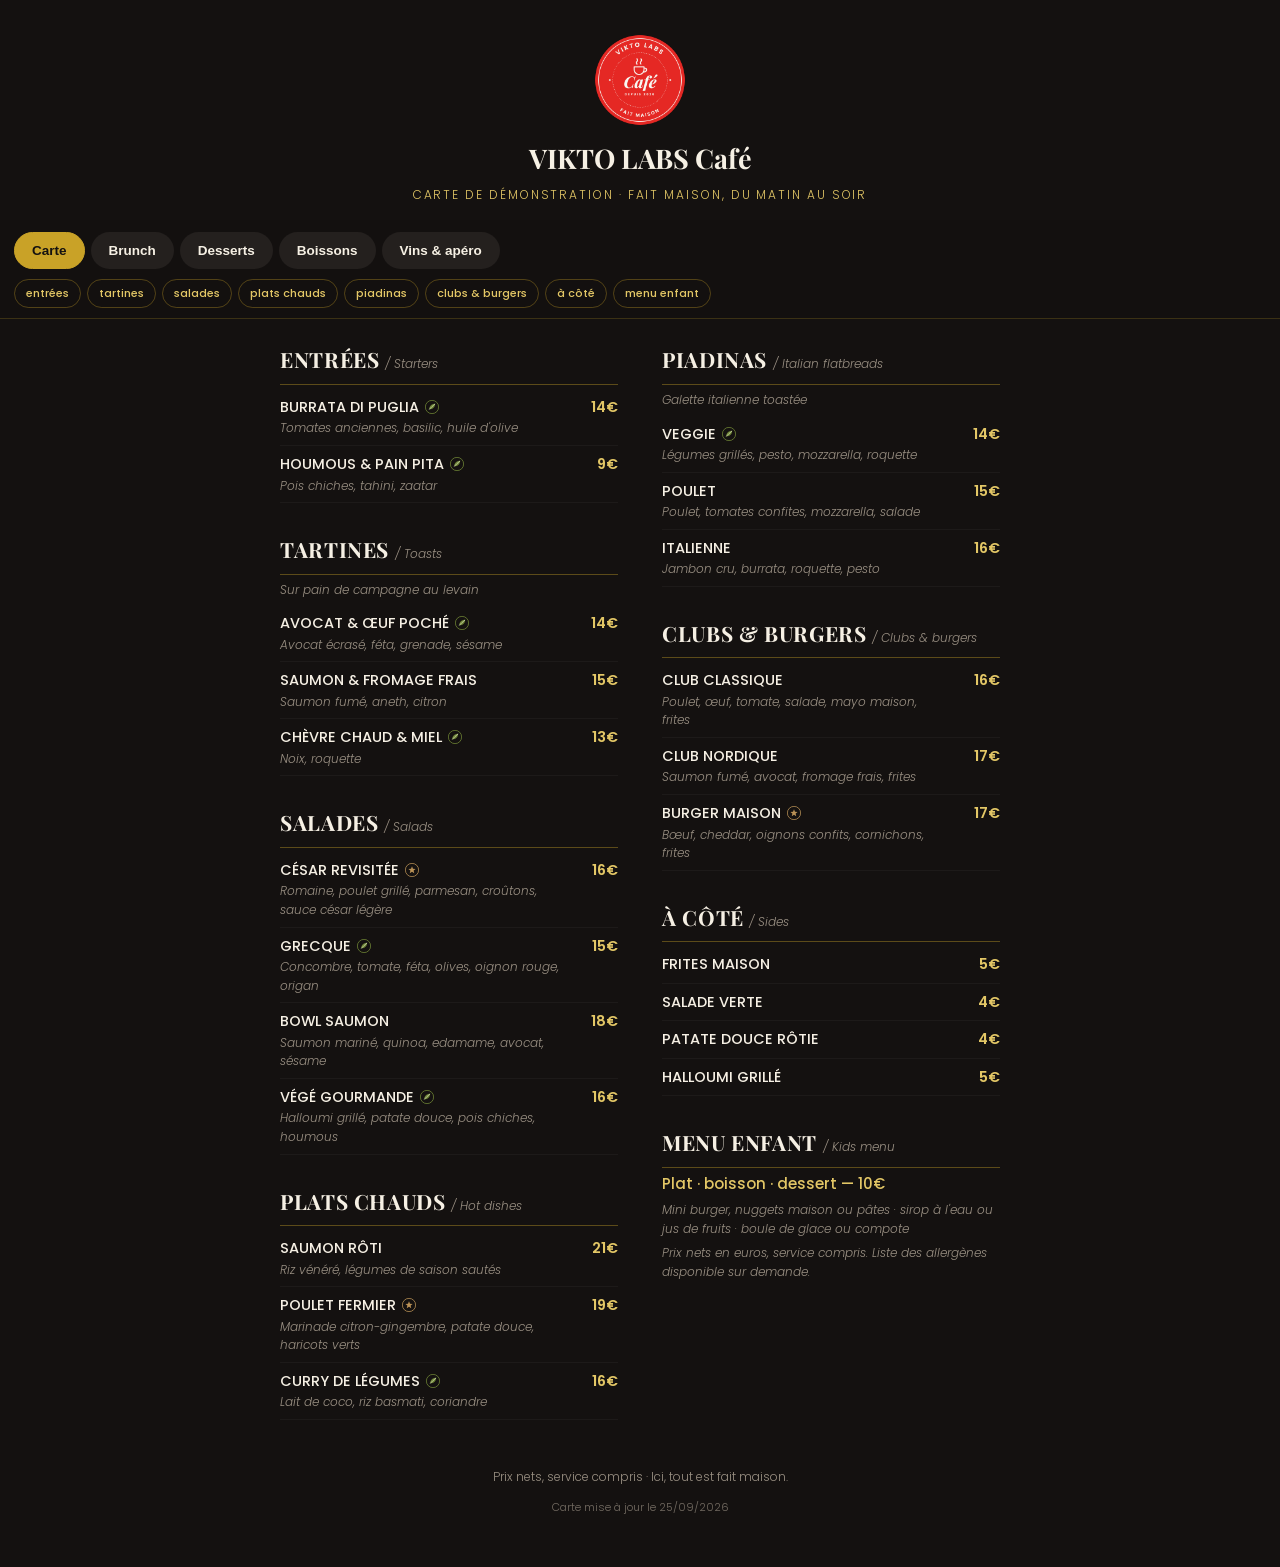
<file: carte.html>
<!doctype html>
<html lang="fr">
<head>
<meta charset="utf-8">
<meta name="viewport" content="width=device-width, initial-scale=1">
<title>VIKTO LABS Café — La carte</title>
<meta name="description" content="La carte de VIKTO LABS Café — carte de démonstration.">
<link rel="icon" href="assets/badge.png">
<link rel="preconnect" href="https://fonts.googleapis.com">
<link href="https://fonts.googleapis.com/css2?family=Playfair+Display:ital,wght@0,600;0,700;0,800;1,500&family=Poppins:wght@300;400;500;600&display=swap" rel="stylesheet">
<link rel="stylesheet" href="carte-public.css?v=40">
</head>
<body>

<header class="pub-head">
  <img src="assets/badge.png" alt="VIKTO LABS Café">
  <h1>VIKTO LABS Café</h1>
  <p class="sub">Carte de démonstration · Fait maison, du matin au soir</p>
</header>

<div class="tabs-zone">
  <nav id="tabs" class="tabs"></nav>
  <div id="jump" class="jump"></div>
</div>

<main id="menuRoot">
  <div class="loading">Chargement de la carte…</div>
</main>

<footer class="pub-foot">
  <p>Prix nets, service compris · Ici, tout est fait maison.</p>
  <p class="tiny" id="updated"></p>
</footer>
<!-- Aucune signature de studio sur cette page : elle s'adresse aux clients
     du restaurant. Le crédit reste sur l'éditeur et la page Publier, vus
     uniquement par le restaurateur. -->


<button id="topBtn" aria-label="Revenir en haut">↑</button>
<script src="carte-public.js?v=40"></script>
</body>
</html>
</file>
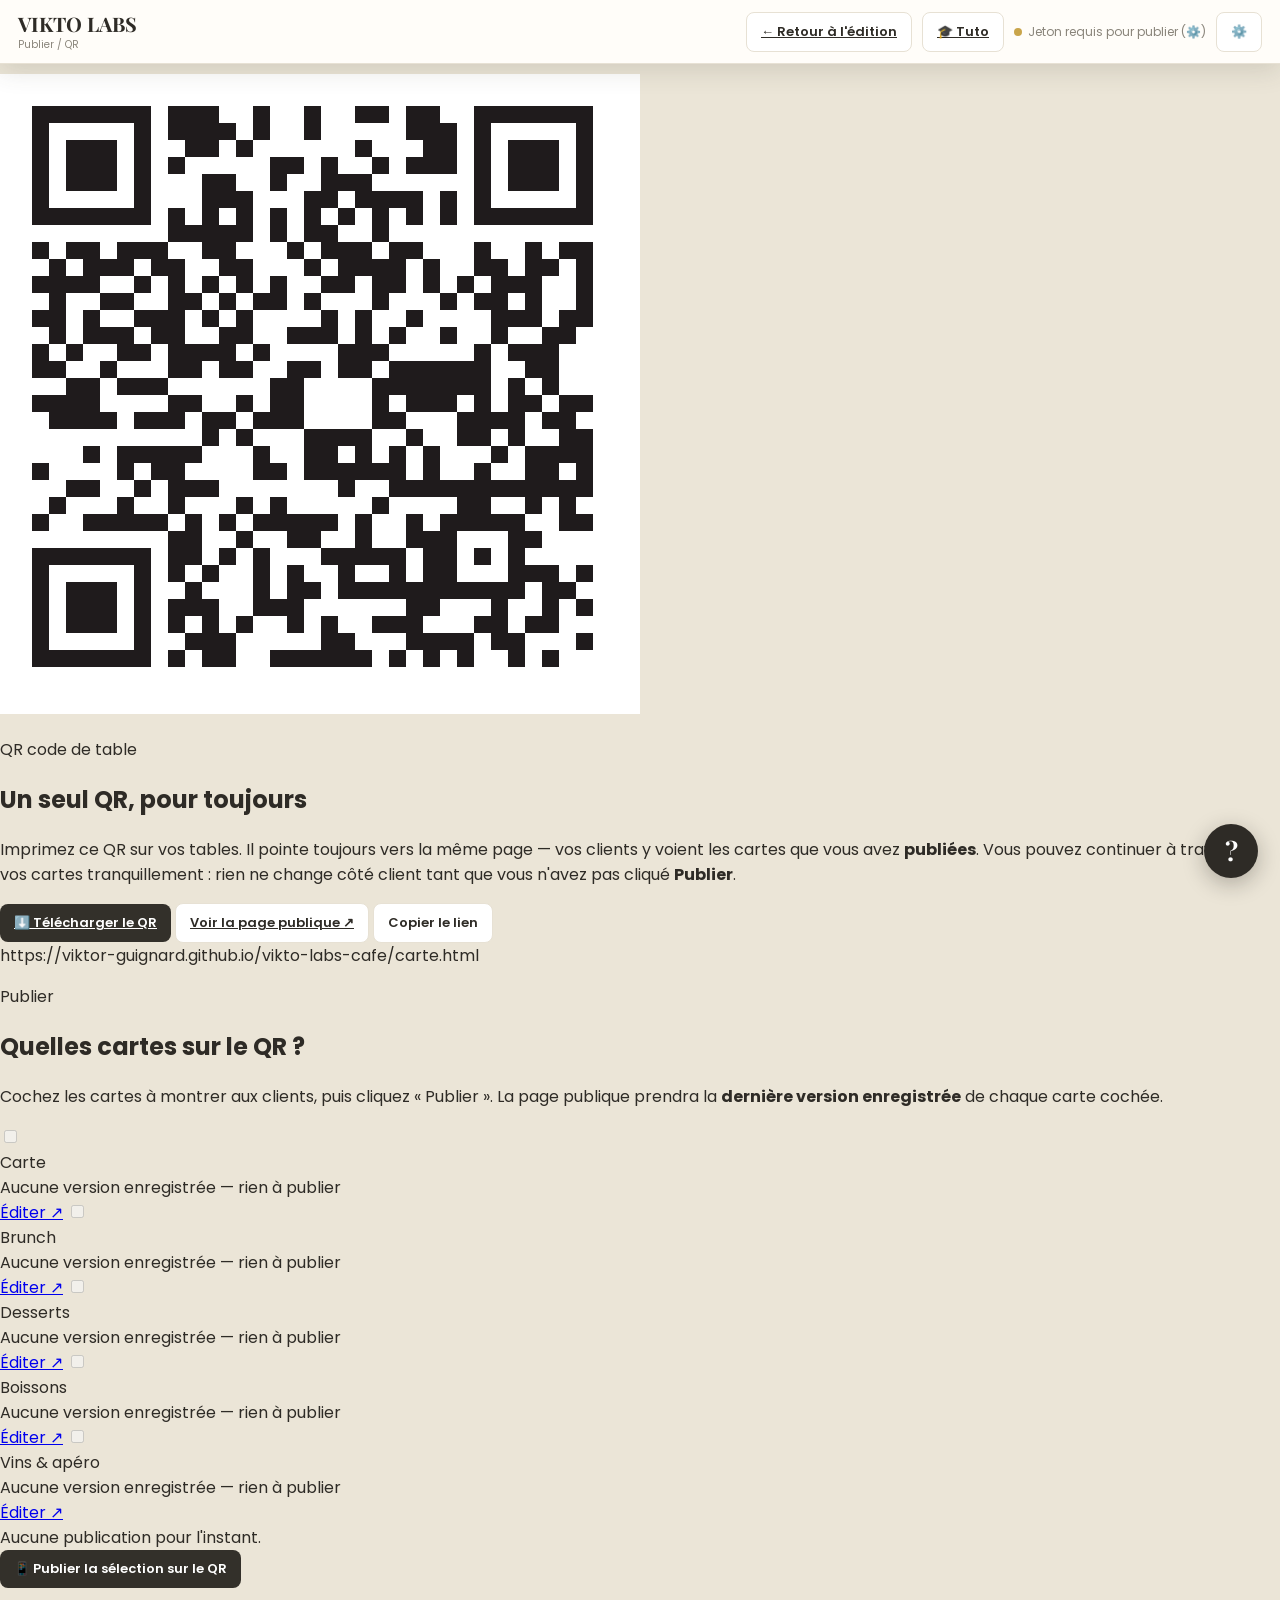
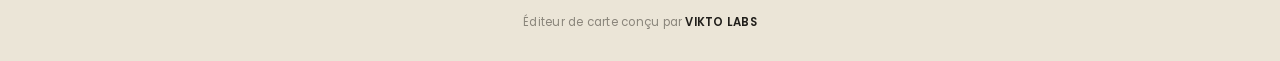
<file: publier.html>
<!doctype html>
<html lang="fr">
<head>
<meta charset="utf-8">
<meta name="viewport" content="width=device-width, initial-scale=1">
<title>VIKTO LABS Café — Publier / QR code</title>
<link rel="preconnect" href="https://fonts.googleapis.com">
<link href="https://fonts.googleapis.com/css2?family=Playfair+Display:wght@700;800&family=Poppins:ital,wght@0,400;0,500;0,600;0,700;1,400;1,500&display=swap" rel="stylesheet">
<link rel="stylesheet" href="styles.css?v=40">
</head>
<body class="publier-page">

<div id="toolbar">
  <div class="brand">VIKTO LABS <small>Publier / QR</small></div>
  <a class="tbtn secondary" href="index.html">← Retour à l'édition</a>
  <a class="tbtn secondary" href="tuto.html">🎓 Tuto</a>
  <span id="syncStatus"><span class="dot"></span><span class="txt"></span></span>
  <button class="tbtn secondary" id="settingsBtn" title="Réglages">⚙️</button>
</div>

<div class="publier">

  <section class="pub-card qr-card">
    <div class="qr-left">
      <img id="qrImg" src="assets/qr-carte.png" alt="QR code de la carte">
    </div>
    <div class="qr-right">
      <p class="kicker">QR code de table</p>
      <h2>Un seul QR, pour toujours</h2>
      <p class="muted">Imprimez ce QR sur vos tables. Il pointe toujours vers la même page —
        vos clients y voient les cartes que vous avez <b>publiées</b>. Vous pouvez continuer à
        travailler vos cartes tranquillement : rien ne change côté client tant que vous n'avez pas cliqué <b>Publier</b>.</p>
      <div class="qr-actions">
        <a class="tbtn teal" id="dlQr" download="QR-carte-vikto-labs-cafe.png" href="assets/qr-carte.png">⬇️ Télécharger le QR</a>
        <a class="tbtn secondary" id="openPublic" target="_blank" rel="noopener" href="carte.html">Voir la page publique ↗</a>
        <button class="tbtn secondary" id="copyPublic">Copier le lien</button>
      </div>
      <div class="public-url" id="publicUrl"></div>
    </div>
  </section>

  <section class="pub-card">
    <p class="kicker">Publier</p>
    <h2>Quelles cartes sur le QR ?</h2>
    <p class="muted">Cochez les cartes à montrer aux clients, puis cliquez « Publier ». La page publique
      prendra la <b>dernière version enregistrée</b> de chaque carte cochée.</p>
    <div id="pubList" class="pub-list"><div class="empty-state">Chargement…</div></div>
    <div class="pub-footer">
      <div id="pubStatus" class="muted"></div>
      <button class="tbtn teal big" id="publishBtn" disabled>📱 Publier la sélection sur le QR</button>
    </div>
  </section>

</div>

<!-- Réglages : jeton GitHub -->
<div class="modal-backdrop" id="settingsBackdrop">
  <div class="modal">
    <button class="modal-close" id="settingsClose">×</button>
    <h3>Réglages — sauvegarde cloud</h3>
    <p class="sub">Pour <b>publier</b> (comme pour enregistrer), il faut le jeton GitHub, collé une fois par ordinateur — ou utilisez le lien magique.</p>
    <form id="tokenForm">
      <div class="field">
        <label>Jeton GitHub (stocké uniquement sur cet ordinateur)</label>
        <input type="password" id="tokenInput" placeholder="github_pat_…" autocomplete="off">
        <div class="hint">Les 5 étapes de création du jeton sont détaillées dans l'éditeur (⚙️ sur la page d'édition).</div>
      </div>
      <div class="modal-actions">
        <button type="submit" class="tbtn teal">Enregistrer le jeton</button>
      </div>
    </form>
    <div id="magicLinkBox" style="display:none">
      <div class="ttl">✨ Lien magique</div>
      <p>Copiez ce lien et mettez-le en favori sur vos autres ordinateurs pour activer la sauvegarde/publication sans recoller le jeton.</p>
      <button type="button" class="tbtn teal" id="copyMagicLink">Copier le lien magique</button>
      <input type="text" id="magicLinkText" readonly>
    </div>
  </div>
</div>

<div id="toast"></div>

<footer class="vikto-credit">
  Éditeur de carte conçu par <a href="https://vikto-labs.fr" target="_blank" rel="noopener">VIKTO LABS</a>
</footer>

<script src="menus-config.js?v=40"></script>
<script src="gh.js?v=40"></script>
<script src="publier.js?v=40"></script>
<script src="aide.js?v=40"></script>
</body>
</html>
</file>
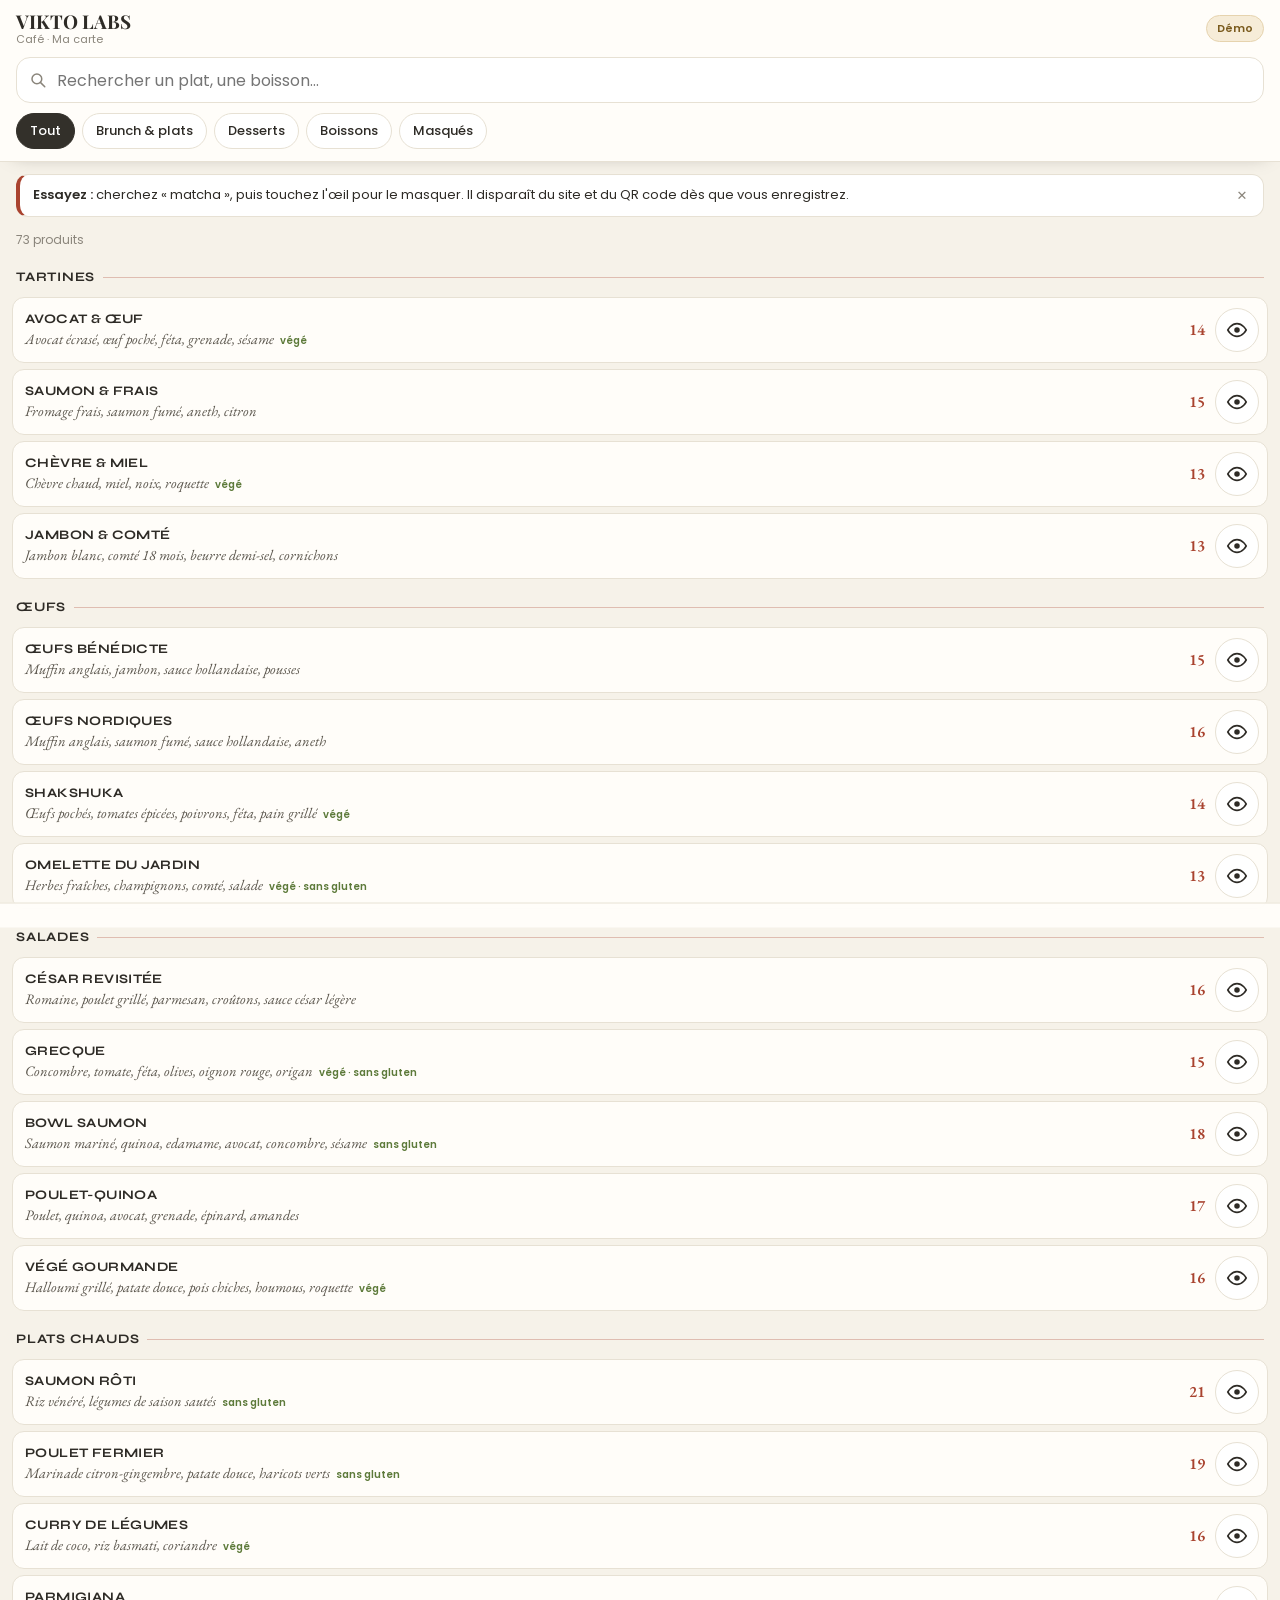
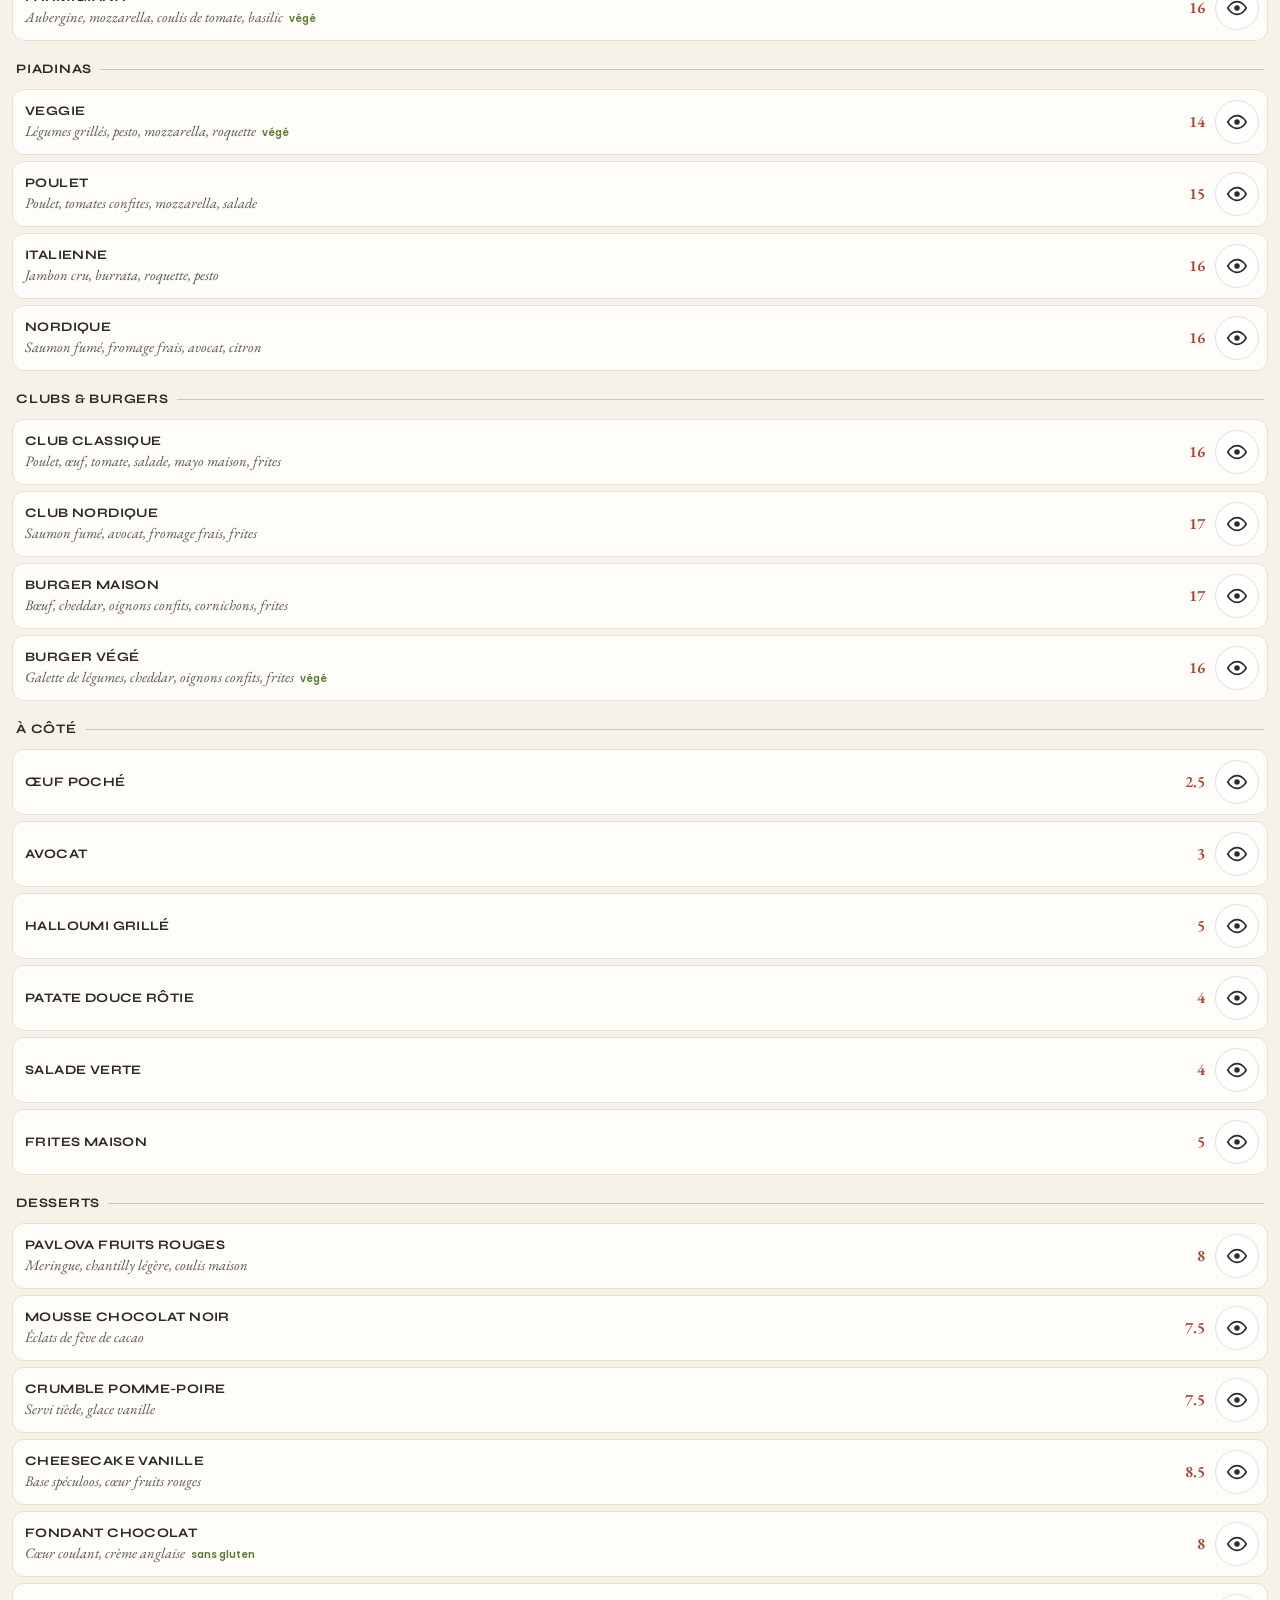
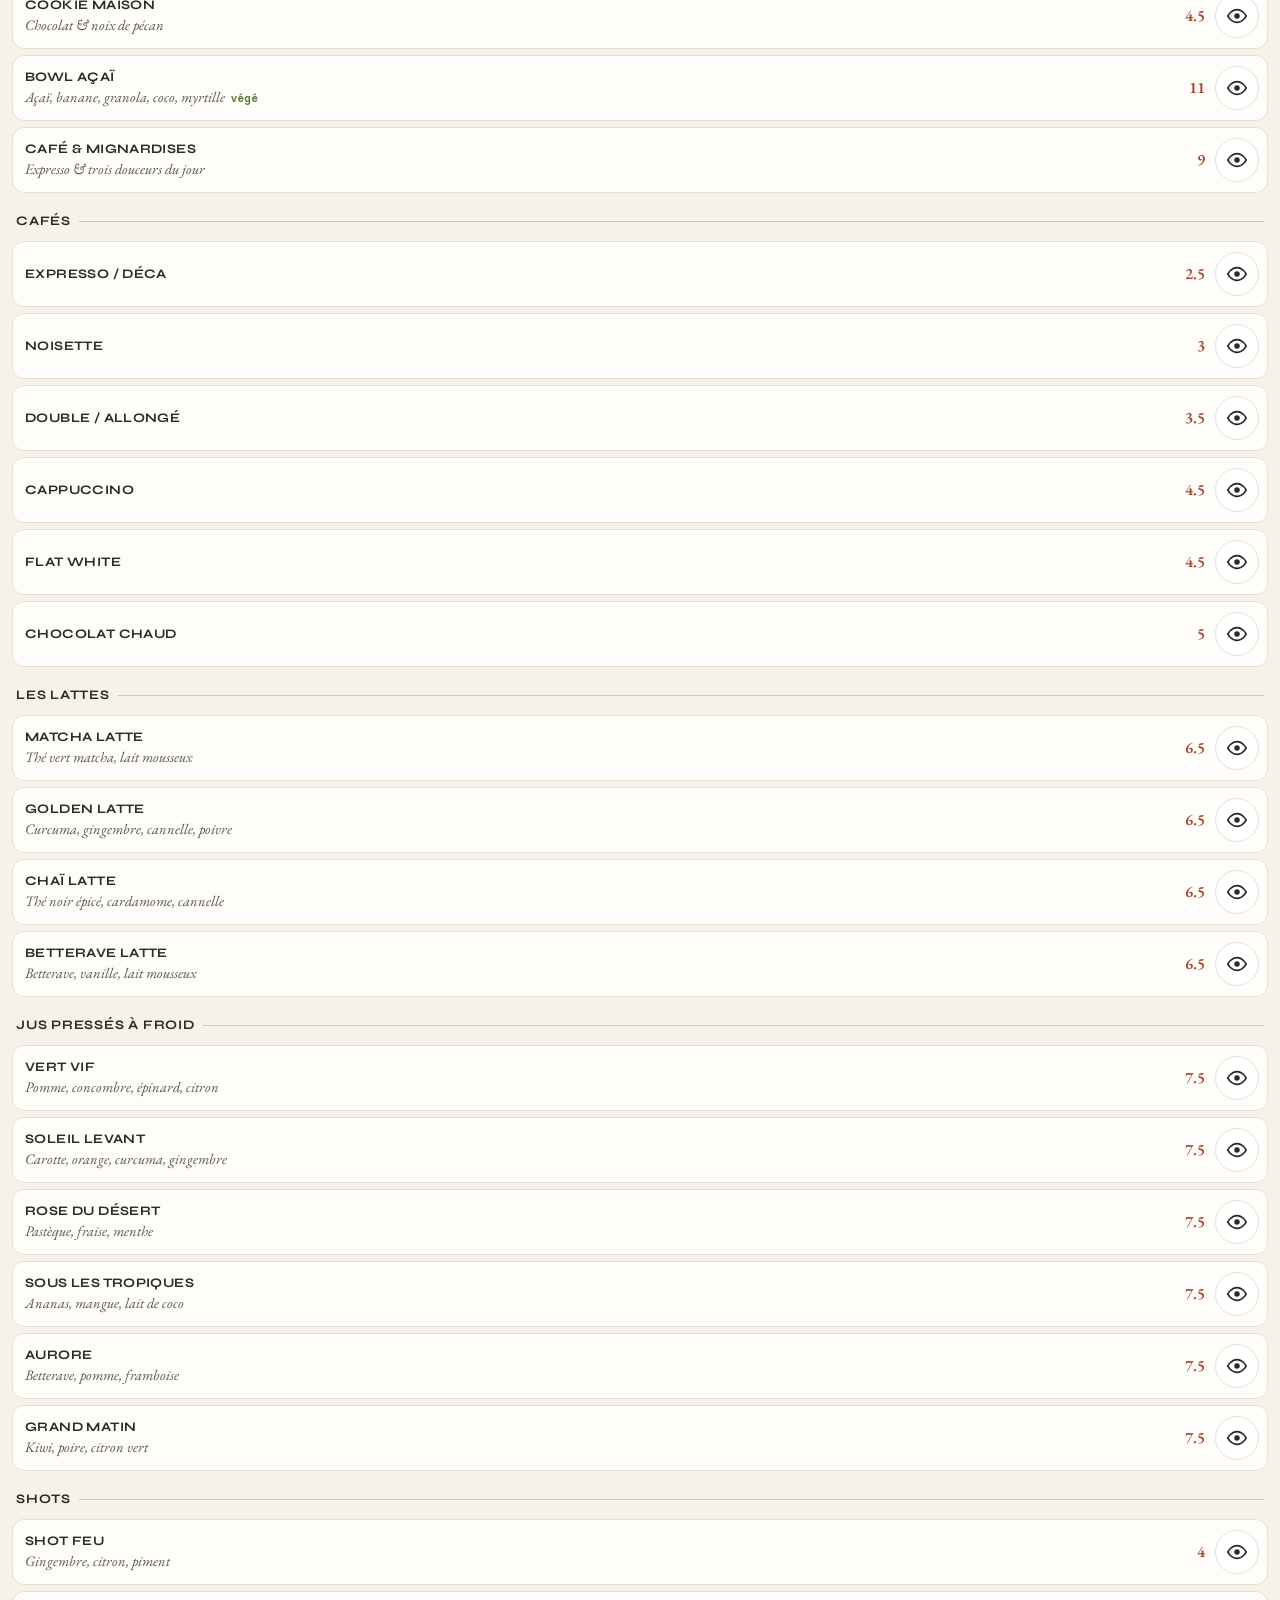
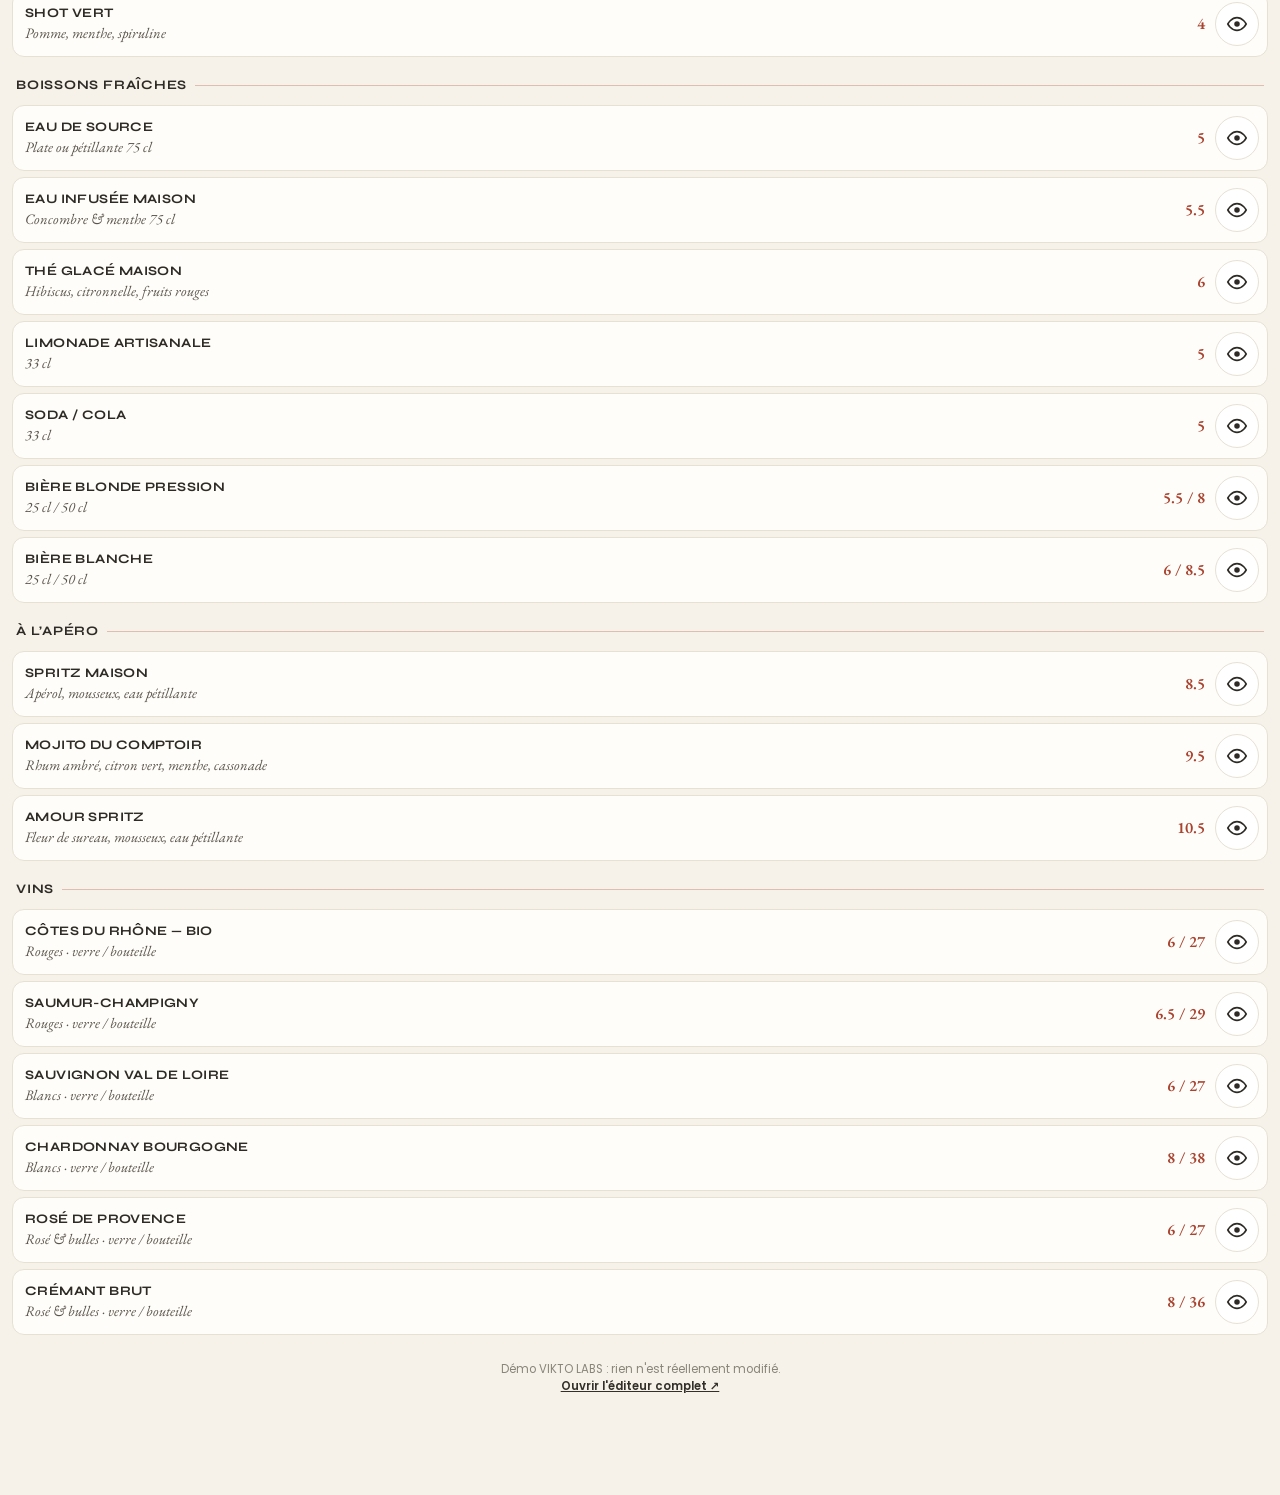
<file: telephone.html>
<!doctype html>
<html lang="fr">
<head>
<meta charset="utf-8">
<meta name="viewport" content="width=device-width, initial-scale=1, viewport-fit=cover">
<title>Ma carte — démo téléphone · VIKTO LABS</title>
<meta name="robots" content="noindex">
<meta name="theme-color" content="#fffdf9">
<link rel="preconnect" href="https://fonts.googleapis.com">
<link rel="preconnect" href="https://fonts.gstatic.com" crossorigin>
<link href="https://fonts.googleapis.com/css2?family=Syne:wght@600;700&family=EB+Garamond:ital@1&family=Poppins:wght@400;500;600&family=Playfair+Display:wght@700&display=swap" rel="stylesheet">
<!-- Démo « Ma carte » pour téléphone, affichée à la place de l'éditeur complet
     sur la page d'accueil de vikto-labs.fr en mobile (demande de Viktor, 27 sept).
     Même contenu que la carte VIKTO LABS CAFÉ de l'éditeur (defaultDoc), figé ici.
     Tout reste en mémoire : rien n'est enregistré, rien n'est envoyé. -->
<style>
  :root{
    --paper:#fffdf9; --bg:#f6f2e9; --ink:#2e2b26; --line:#e7e1d4; --grey:#8a857b;
    --accent:#a9432f; --charcoal:#33302a; --amber:#7a5b1e; --amber-bg:#f6ecd8; --ok:#2e7d4f;
  }
  *{box-sizing:border-box}
  html,body{margin:0}
  body{background:var(--bg); color:var(--ink); font-family:Poppins,system-ui,sans-serif; font-size:14px;
       -webkit-text-size-adjust:100%; padding-bottom:calc(92px + env(safe-area-inset-bottom))}
  button{font:inherit; color:inherit; cursor:pointer}

  .top{position:sticky; top:0; z-index:20; background:var(--paper); border-bottom:1px solid var(--line);
       padding:12px 16px 10px; box-shadow:0 6px 18px -14px rgba(0,0,0,.35)}
  .top-row{display:flex; align-items:center; gap:10px}
  .brand{font-family:"Playfair Display",serif; font-weight:700; font-size:19px; line-height:1}
  .brand small{display:block; font-family:Poppins,sans-serif; font-weight:400; font-size:11px; color:var(--grey); margin-top:3px}
  .demo-pill{margin-left:auto; background:var(--amber-bg); color:var(--amber); border:1px solid #e6d3ae;
             font-size:11px; font-weight:600; padding:4px 10px; border-radius:20px}

  .search{position:relative; margin-top:12px}
  .search svg{position:absolute; left:13px; top:50%; width:18px; height:18px; transform:translateY(-50%); color:var(--grey)}
  .search input{width:100%; height:46px; border:1.5px solid var(--line); border-radius:14px; background:#fff;
                padding:0 44px 0 40px; font:inherit; font-size:16px; color:var(--ink); outline:none; -webkit-appearance:none}
  .search input:focus{border-color:var(--charcoal); box-shadow:0 0 0 3px rgba(51,48,42,.12)}
  .search input::-webkit-search-cancel-button{display:none}
  .clear{position:absolute; right:6px; top:50%; transform:translateY(-50%); width:36px; height:36px; border:0;
         border-radius:50%; background:transparent; color:var(--grey); font-size:15px}
  .chips{display:flex; gap:7px; overflow-x:auto; margin:10px -16px 0; padding:0 16px 2px; scrollbar-width:none}
  .chips::-webkit-scrollbar{display:none}
  .chip{flex:none; border:1.5px solid var(--line); background:#fff; border-radius:20px; padding:7px 13px;
        font-size:13px; font-weight:500; white-space:nowrap}
  .chip[aria-pressed="true"]{background:var(--charcoal); border-color:var(--charcoal); color:#fff}
  .chip .nb{display:inline-block; min-width:18px; margin-left:5px; padding:0 5px; border-radius:9px;
            background:var(--amber); color:#fff; font-size:11px; font-weight:600; text-align:center}

  .hint{margin:12px 16px 0; background:#fff; border:1px solid var(--line); border-left:4px solid var(--accent);
        border-radius:12px; padding:11px 40px 11px 13px; position:relative; font-size:13px; line-height:1.45}
  .hint b{font-weight:600}
  .hint button{position:absolute; right:4px; top:4px; width:34px; height:34px; border:0; background:transparent; color:var(--grey)}
  .count{margin:14px 16px 4px; font-size:12px; color:var(--grey)}

  .sec{margin:14px 0 0}
  .sec h2{margin:0; padding:6px 16px; font-family:Syne,sans-serif; font-weight:700; font-size:13px; letter-spacing:.06em;
          text-transform:uppercase; color:var(--ink); display:flex; align-items:baseline; gap:8px}
  .sec h2::after{content:""; flex:1; height:1px; background:rgba(169,67,47,.3); transform:translateY(-3px)}
  .row{display:flex; align-items:center; gap:10px; margin:6px 12px 0; padding:10px 8px 10px 12px;
       background:var(--paper); border:1px solid var(--line); border-radius:12px; transition:opacity .2s, background .2s}
  .row .txt{flex:1; min-width:0}
  .nom{font-family:Syne,sans-serif; font-weight:700; font-size:13px; letter-spacing:.03em; text-transform:uppercase; line-height:1.25}
  .desc{font-family:"EB Garamond",serif; font-style:italic; font-size:14.5px; color:#5b564d; line-height:1.3; margin-top:2px}
  .pictos{font-family:Poppins,sans-serif; font-style:normal; font-size:10px; font-weight:600; color:#5d7a3a; margin-left:6px; letter-spacing:0; white-space:nowrap}
  .prix{flex:none; font-family:"EB Garamond",serif; font-weight:600; font-size:16px; color:var(--accent); white-space:nowrap}
  .oeil{flex:none; width:44px; height:44px; border-radius:50%; border:1.5px solid var(--line); background:#fff;
        display:grid; place-items:center; transition:transform .12s, background .15s, border-color .15s}
  .oeil:active{transform:scale(.9)}
  .oeil svg{width:22px; height:22px}
  .row.masque{background:#f1ece2; opacity:.72}
  .row.masque .nom,.row.masque .desc,.row.masque .prix{text-decoration:line-through; text-decoration-color:rgba(0,0,0,.4)}
  .row.masque .oeil{background:var(--amber-bg); border-color:#e1c998; color:var(--amber)}
  .badge{display:inline-block; margin-left:6px; padding:1px 7px; border-radius:9px; background:var(--amber); color:#fff;
         font-family:Poppins,sans-serif; font-size:10px; font-weight:600; letter-spacing:0; text-transform:none; vertical-align:2px}
  .row.flash{animation:flash .9s ease}
  @keyframes flash{0%{background:#fff5d6}100%{background:var(--paper)}}
  mark{background:#ffe38a; color:inherit; border-radius:2px; padding:0 1px}
  .vide{margin:30px 16px; text-align:center; color:var(--grey); line-height:1.5}
  .pied{margin:26px 16px 8px; text-align:center; font-size:11.5px; color:var(--grey); line-height:1.5}
  .pied a{color:var(--charcoal); font-weight:600}

  .bar{position:fixed; left:0; right:0; bottom:0; z-index:30; display:flex; gap:10px; padding:12px 16px calc(12px + env(safe-area-inset-bottom));
       background:rgba(255,253,249,.96); border-top:1px solid var(--line); box-shadow:0 -8px 22px -16px rgba(0,0,0,.4);
       transform:translateY(110%); transition:transform .25s cubic-bezier(.3,1.3,.5,1)}
  .bar.on{transform:none}
  .bar button{flex:1; height:48px; border-radius:12px; font-weight:600; font-size:15px}
  .btn-ghost{background:#fff; border:1.5px solid var(--line)}
  .btn-main{background:var(--charcoal); border:0; color:#fff}
  .btn-client{background:#fff; border:1.5px solid var(--charcoal)}

  .toast{position:fixed; left:50%; bottom:calc(84px + env(safe-area-inset-bottom)); z-index:40; transform:translate(-50%,20px);
         width:max-content; max-width:calc(100% - 32px); background:var(--charcoal); color:#fff; font-size:13px; line-height:1.4;
         padding:10px 14px; border-radius:12px; opacity:0; pointer-events:none; transition:opacity .2s, transform .25s}
  .toast.on{opacity:1; transform:translate(-50%,0)}

  .fond{position:fixed; inset:0; z-index:50; background:rgba(31,27,28,.45); display:flex; align-items:flex-end}
  .fond[hidden]{display:none}
  .feuille{width:100%; max-height:88%; overflow:auto; background:#fff; border-radius:20px 20px 0 0; padding:10px 18px calc(18px + env(safe-area-inset-bottom))}
  .poignee{width:40px; height:4px; border-radius:2px; background:var(--line); margin:0 auto 12px}
  .feuille h3{margin:0; font-family:"Playfair Display",serif; font-size:20px}
  .feuille .sous{margin:4px 0 12px; font-size:12px; color:var(--ok); font-weight:600}
  .retires{background:var(--amber-bg); border-radius:10px; padding:9px 12px; font-size:12.5px; color:var(--amber); margin-bottom:10px; line-height:1.45}
  .cl-sec{font-family:Syne,sans-serif; font-weight:700; font-size:12px; letter-spacing:.06em; text-transform:uppercase; margin:14px 0 4px; color:var(--grey)}
  .cl-row{display:flex; justify-content:space-between; gap:12px; padding:7px 0; border-bottom:1px solid #f0ebe0; font-size:14px}
  .cl-row span:last-child{color:var(--accent); font-weight:600; white-space:nowrap}
  .feuille .fermer{width:100%; height:46px; margin-top:16px; border-radius:12px; background:var(--charcoal); color:#fff; border:0; font-weight:600}
</style>
</head>
<body>

<header class="top">
  <div class="top-row">
    <div class="brand">VIKTO LABS<small>Café · Ma carte</small></div>
    <span class="demo-pill">Démo</span>
  </div>
  <div class="search">
    <svg viewBox="0 0 24 24" aria-hidden="true"><circle cx="10.5" cy="10.5" r="6.5" fill="none" stroke="currentColor" stroke-width="2"/><path d="M15.5 15.5 21 21" stroke="currentColor" stroke-width="2" stroke-linecap="round"/></svg>
    <input id="q" type="search" placeholder="Rechercher un plat, une boisson…" autocomplete="off" autocorrect="off" autocapitalize="off" spellcheck="false" enterkeyhint="search" aria-label="Rechercher un produit">
    <button id="effacer" class="clear" type="button" aria-label="Effacer la recherche" hidden>✕</button>
  </div>
  <nav id="chips" class="chips" aria-label="Filtrer la carte"></nav>
</header>

<div id="hint" class="hint">
  <b>Essayez&nbsp;:</b> cherchez «&nbsp;matcha&nbsp;», puis touchez l'œil pour le masquer. Il disparaît du site et du QR code dès que vous enregistrez.
  <button type="button" aria-label="Fermer le conseil" onclick="this.parentElement.remove()">✕</button>
</div>

<p id="compte" class="count" aria-live="polite"></p>
<main id="liste"></main>
<p class="pied">Démo VIKTO LABS : rien n'est réellement modifié.<br><a href="./" target="_blank" rel="noopener">Ouvrir l'éditeur complet ↗</a></p>

<div id="barre" class="bar" aria-hidden="true"></div>
<div id="toast" class="toast" role="status"></div>

<div id="fond" class="fond" hidden>
  <div class="feuille" role="dialog" aria-modal="true" aria-labelledby="clTitre">
    <div class="poignee"></div>
    <h3 id="clTitre">Ce que voient vos clients</h3>
    <p class="sous">✓ Site web et QR code à jour</p>
    <div id="clContenu"></div>
    <button type="button" class="fermer" id="clFermer">Fermer</button>
  </div>
</div>

<script>
const CARTE = [{"titre": "TARTINES", "groupe": "plats", "prix": "", "items": [{"id": "p43", "nom": "AVOCAT & ŒUF", "desc": "Avocat écrasé, œuf poché, féta, grenade, sésame", "prix": "14", "veg": true, "sg": false}, {"id": "p44", "nom": "SAUMON & FRAIS", "desc": "Fromage frais, saumon fumé, aneth, citron", "prix": "15", "veg": false, "sg": false}, {"id": "p45", "nom": "CHÈVRE & MIEL", "desc": "Chèvre chaud, miel, noix, roquette", "prix": "13", "veg": true, "sg": false}, {"id": "p46", "nom": "JAMBON & COMTÉ", "desc": "Jambon blanc, comté 18 mois, beurre demi-sel, cornichons", "prix": "13", "veg": false, "sg": false}]}, {"titre": "ŒUFS", "groupe": "plats", "prix": "", "items": [{"id": "p47", "nom": "ŒUFS BÉNÉDICTE", "desc": "Muffin anglais, jambon, sauce hollandaise, pousses", "prix": "15", "veg": false, "sg": false}, {"id": "p48", "nom": "ŒUFS NORDIQUES", "desc": "Muffin anglais, saumon fumé, sauce hollandaise, aneth", "prix": "16", "veg": false, "sg": false}, {"id": "p49", "nom": "SHAKSHUKA", "desc": "Œufs pochés, tomates épicées, poivrons, féta, pain grillé", "prix": "14", "veg": true, "sg": false}, {"id": "p50", "nom": "OMELETTE DU JARDIN", "desc": "Herbes fraîches, champignons, comté, salade", "prix": "13", "veg": true, "sg": true}]}, {"titre": "SALADES", "groupe": "plats", "prix": "", "items": [{"id": "p51", "nom": "CÉSAR REVISITÉE", "desc": "Romaine, poulet grillé, parmesan, croûtons, sauce césar légère", "prix": "16", "veg": false, "sg": false}, {"id": "p52", "nom": "GRECQUE", "desc": "Concombre, tomate, féta, olives, oignon rouge, origan", "prix": "15", "veg": true, "sg": true}, {"id": "p53", "nom": "BOWL SAUMON", "desc": "Saumon mariné, quinoa, edamame, avocat, concombre, sésame", "prix": "18", "veg": false, "sg": true}, {"id": "p54", "nom": "POULET-QUINOA", "desc": "Poulet, quinoa, avocat, grenade, épinard, amandes", "prix": "17", "veg": false, "sg": false}, {"id": "p55", "nom": "VÉGÉ GOURMANDE", "desc": "Halloumi grillé, patate douce, pois chiches, houmous, roquette", "prix": "16", "veg": true, "sg": false}]}, {"titre": "PLATS CHAUDS", "groupe": "plats", "prix": "", "items": [{"id": "p56", "nom": "SAUMON RÔTI", "desc": "Riz vénéré, légumes de saison sautés", "prix": "21", "veg": false, "sg": true}, {"id": "p57", "nom": "POULET FERMIER", "desc": "Marinade citron-gingembre, patate douce, haricots verts", "prix": "19", "veg": false, "sg": true}, {"id": "p58", "nom": "CURRY DE LÉGUMES", "desc": "Lait de coco, riz basmati, coriandre", "prix": "16", "veg": true, "sg": false}, {"id": "p59", "nom": "PARMIGIANA", "desc": "Aubergine, mozzarella, coulis de tomate, basilic", "prix": "16", "veg": true, "sg": false}]}, {"titre": "PIADINAS", "groupe": "plats", "prix": "", "items": [{"id": "p60", "nom": "VEGGIE", "desc": "Légumes grillés, pesto, mozzarella, roquette", "prix": "14", "veg": true, "sg": false}, {"id": "p61", "nom": "POULET", "desc": "Poulet, tomates confites, mozzarella, salade", "prix": "15", "veg": false, "sg": false}, {"id": "p62", "nom": "ITALIENNE", "desc": "Jambon cru, burrata, roquette, pesto", "prix": "16", "veg": false, "sg": false}, {"id": "p63", "nom": "NORDIQUE", "desc": "Saumon fumé, fromage frais, avocat, citron", "prix": "16", "veg": false, "sg": false}]}, {"titre": "CLUBS & BURGERS", "groupe": "plats", "prix": "", "items": [{"id": "p64", "nom": "CLUB CLASSIQUE", "desc": "Poulet, œuf, tomate, salade, mayo maison, frites", "prix": "16", "veg": false, "sg": false}, {"id": "p65", "nom": "CLUB NORDIQUE", "desc": "Saumon fumé, avocat, fromage frais, frites", "prix": "17", "veg": false, "sg": false}, {"id": "p66", "nom": "BURGER MAISON", "desc": "Bœuf, cheddar, oignons confits, cornichons, frites", "prix": "17", "veg": false, "sg": false}, {"id": "p67", "nom": "BURGER VÉGÉ", "desc": "Galette de légumes, cheddar, oignons confits, frites", "prix": "16", "veg": true, "sg": false}]}, {"titre": "À CÔTÉ", "groupe": "plats", "prix": "", "items": [{"id": "p68", "nom": "ŒUF POCHÉ", "desc": "", "prix": "2.5", "veg": false, "sg": false}, {"id": "p69", "nom": "AVOCAT", "desc": "", "prix": "3", "veg": false, "sg": false}, {"id": "p70", "nom": "HALLOUMI GRILLÉ", "desc": "", "prix": "5", "veg": false, "sg": false}, {"id": "p71", "nom": "PATATE DOUCE RÔTIE", "desc": "", "prix": "4", "veg": false, "sg": false}, {"id": "p72", "nom": "SALADE VERTE", "desc": "", "prix": "4", "veg": false, "sg": false}, {"id": "p73", "nom": "FRITES MAISON", "desc": "", "prix": "5", "veg": false, "sg": false}]}, {"titre": "DESSERTS", "groupe": "desserts", "prix": "", "items": [{"id": "p11", "nom": "PAVLOVA FRUITS ROUGES", "desc": "Meringue, chantilly légère, coulis maison", "prix": "8", "veg": false, "sg": false}, {"id": "p12", "nom": "MOUSSE CHOCOLAT NOIR", "desc": "Éclats de fève de cacao", "prix": "7.5", "veg": false, "sg": false}, {"id": "p13", "nom": "CRUMBLE POMME-POIRE", "desc": "Servi tiède, glace vanille", "prix": "7.5", "veg": false, "sg": false}, {"id": "p14", "nom": "CHEESECAKE VANILLE", "desc": "Base spéculoos, cœur fruits rouges", "prix": "8.5", "veg": false, "sg": false}, {"id": "p15", "nom": "FONDANT CHOCOLAT", "desc": "Cœur coulant, crème anglaise", "prix": "8", "veg": false, "sg": true}, {"id": "p16", "nom": "COOKIE MAISON", "desc": "Chocolat & noix de pécan", "prix": "4.5", "veg": false, "sg": false}, {"id": "p17", "nom": "BOWL AÇAÏ", "desc": "Açaï, banane, granola, coco, myrtille", "prix": "11", "veg": true, "sg": false}, {"id": "p18", "nom": "CAFÉ & MIGNARDISES", "desc": "Expresso & trois douceurs du jour", "prix": "9", "veg": false, "sg": false}]}, {"titre": "CAFÉS", "groupe": "boissons", "prix": "", "items": [{"id": "p1", "nom": "EXPRESSO / DÉCA", "desc": "", "prix": "2.5", "veg": false, "sg": false}, {"id": "p2", "nom": "NOISETTE", "desc": "", "prix": "3", "veg": false, "sg": false}, {"id": "p3", "nom": "DOUBLE / ALLONGÉ", "desc": "", "prix": "3.5", "veg": false, "sg": false}, {"id": "p4", "nom": "CAPPUCCINO", "desc": "", "prix": "4.5", "veg": false, "sg": false}, {"id": "p5", "nom": "FLAT WHITE", "desc": "", "prix": "4.5", "veg": false, "sg": false}, {"id": "p6", "nom": "CHOCOLAT CHAUD", "desc": "", "prix": "5", "veg": false, "sg": false}]}, {"titre": "LES LATTES", "groupe": "boissons", "prix": "6.5", "items": [{"id": "p7", "nom": "MATCHA LATTE", "desc": "Thé vert matcha, lait mousseux", "prix": "6.5", "veg": false, "sg": false}, {"id": "p8", "nom": "GOLDEN LATTE", "desc": "Curcuma, gingembre, cannelle, poivre", "prix": "6.5", "veg": false, "sg": false}, {"id": "p9", "nom": "CHAÏ LATTE", "desc": "Thé noir épicé, cardamome, cannelle", "prix": "6.5", "veg": false, "sg": false}, {"id": "p10", "nom": "BETTERAVE LATTE", "desc": "Betterave, vanille, lait mousseux", "prix": "6.5", "veg": false, "sg": false}]}, {"titre": "JUS PRESSÉS À FROID", "groupe": "boissons", "prix": "7.5", "items": [{"id": "p19", "nom": "VERT VIF", "desc": "Pomme, concombre, épinard, citron", "prix": "7.5", "veg": false, "sg": false}, {"id": "p20", "nom": "SOLEIL LEVANT", "desc": "Carotte, orange, curcuma, gingembre", "prix": "7.5", "veg": false, "sg": false}, {"id": "p21", "nom": "ROSE DU DÉSERT", "desc": "Pastèque, fraise, menthe", "prix": "7.5", "veg": false, "sg": false}, {"id": "p22", "nom": "SOUS LES TROPIQUES", "desc": "Ananas, mangue, lait de coco", "prix": "7.5", "veg": false, "sg": false}, {"id": "p23", "nom": "AURORE", "desc": "Betterave, pomme, framboise", "prix": "7.5", "veg": false, "sg": false}, {"id": "p24", "nom": "GRAND MATIN", "desc": "Kiwi, poire, citron vert", "prix": "7.5", "veg": false, "sg": false}]}, {"titre": "SHOTS", "groupe": "boissons", "prix": "4", "items": [{"id": "p25", "nom": "SHOT FEU", "desc": "Gingembre, citron, piment", "prix": "4", "veg": false, "sg": false}, {"id": "p26", "nom": "SHOT VERT", "desc": "Pomme, menthe, spiruline", "prix": "4", "veg": false, "sg": false}]}, {"titre": "BOISSONS FRAÎCHES", "groupe": "boissons", "prix": "", "items": [{"id": "p27", "nom": "EAU DE SOURCE", "desc": "Plate ou pétillante 75 cl", "prix": "5", "veg": false, "sg": false}, {"id": "p28", "nom": "EAU INFUSÉE MAISON", "desc": "Concombre & menthe 75 cl", "prix": "5.5", "veg": false, "sg": false}, {"id": "p29", "nom": "THÉ GLACÉ MAISON", "desc": "Hibiscus, citronnelle, fruits rouges", "prix": "6", "veg": false, "sg": false}, {"id": "p30", "nom": "LIMONADE ARTISANALE", "desc": "33 cl", "prix": "5", "veg": false, "sg": false}, {"id": "p31", "nom": "SODA / COLA", "desc": "33 cl", "prix": "5", "veg": false, "sg": false}, {"id": "p32", "nom": "BIÈRE BLONDE PRESSION", "desc": "25 cl / 50 cl", "prix": "5.5 / 8", "veg": false, "sg": false}, {"id": "p33", "nom": "BIÈRE BLANCHE", "desc": "25 cl / 50 cl", "prix": "6 / 8.5", "veg": false, "sg": false}]}, {"titre": "À L’APÉRO", "groupe": "boissons", "prix": "", "items": [{"id": "p34", "nom": "SPRITZ MAISON", "desc": "Apérol, mousseux, eau pétillante", "prix": "8.5", "veg": false, "sg": false}, {"id": "p35", "nom": "MOJITO DU COMPTOIR", "desc": "Rhum ambré, citron vert, menthe, cassonade", "prix": "9.5", "veg": false, "sg": false}, {"id": "p36", "nom": "AMOUR SPRITZ", "desc": "Fleur de sureau, mousseux, eau pétillante", "prix": "10.5", "veg": false, "sg": false}]}, {"titre": "VINS", "groupe": "boissons", "prix": "", "items": [{"id": "p37", "nom": "Côtes du Rhône — Bio", "desc": "Rouges · verre / bouteille", "prix": "6 / 27", "veg": false, "sg": false}, {"id": "p38", "nom": "Saumur-Champigny", "desc": "Rouges · verre / bouteille", "prix": "6.5 / 29", "veg": false, "sg": false}, {"id": "p39", "nom": "Sauvignon Val de Loire", "desc": "Blancs · verre / bouteille", "prix": "6 / 27", "veg": false, "sg": false}, {"id": "p40", "nom": "Chardonnay Bourgogne", "desc": "Blancs · verre / bouteille", "prix": "8 / 38", "veg": false, "sg": false}, {"id": "p41", "nom": "Rosé de Provence", "desc": "Rosé & bulles · verre / bouteille", "prix": "6 / 27", "veg": false, "sg": false}, {"id": "p42", "nom": "Crémant Brut", "desc": "Rosé & bulles · verre / bouteille", "prix": "8 / 36", "veg": false, "sg": false}]}];
const FILTRES = [["tout", "Tout"], ["plats", "Brunch & plats"], ["desserts", "Desserts"], ["boissons", "Boissons"], ["masques", "Masqués"]];

const $ = (id) => document.getElementById(id);
const esc = (s) => s.replace(/[&<>"]/g, (c) => ({ "&": "&amp;", "<": "&lt;", ">": "&gt;", '"': "&quot;" }[c]));
const norm = (s) => s.normalize("NFD").replace(/[̀-ͯ]/g, "").toLowerCase();
const OEIL = '<svg viewBox="0 0 24 24" aria-hidden="true"><path d="M2 12s3.6-7 10-7 10 7 10 7-3.6 7-10 7S2 12 2 12z" fill="none" stroke="currentColor" stroke-width="1.8"/><circle cx="12" cy="12" r="3" fill="currentColor"/></svg>';
const OEIL_BARRE = '<svg viewBox="0 0 24 24" aria-hidden="true"><path d="M2 12s3.6-7 10-7 10 7 10 7-3.6 7-10 7S2 12 2 12z" fill="none" stroke="currentColor" stroke-width="1.8" opacity=".55"/><path d="M4 20 20 4" stroke="currentColor" stroke-width="2.2" stroke-linecap="round"/></svg>';

let filtre = "tout", q = "";
let masques = new Set(), enregistres = new Set();
const tous = CARTE.flatMap((s) => s.items.map((it) => ({ ...it, sec: s.titre, groupe: s.groupe })));
const parId = Object.fromEntries(tous.map((it) => [it.id, it]));

// Surligne la recherche dans un texte, sans tenir compte des accents
function surligner(t, qn) {
  if (!qn) return esc(t);
  let n = "", carte = [];
  for (let i = 0; i < t.length; i++) for (const c of norm(t[i])) { n += c; carte.push(i); }
  const k = n.indexOf(qn);
  if (k < 0) return esc(t);
  const a = carte[k], b = carte[k + qn.length - 1] + 1;
  return esc(t.slice(0, a)) + "<mark>" + esc(t.slice(a, b)) + "</mark>" + esc(t.slice(b));
}

function chips() {
  $("chips").innerHTML = FILTRES.map(([k, l]) => {
    const nb = k === "masques" && masques.size ? `<span class="nb">${masques.size}</span>` : "";
    return `<button type="button" class="chip" data-f="${k}" aria-pressed="${filtre === k}">${l}${nb}</button>`;
  }).join("");
}

function rendre() {
  const qn = norm(q.trim());
  let n = 0, html = "";
  for (const s of CARTE) {
    if (filtre !== "tout" && filtre !== "masques" && s.groupe !== filtre) continue;
    const items = s.items.filter((it) => (filtre !== "masques" || masques.has(it.id)) &&
      (!qn || norm(it.nom + " " + it.desc + " " + s.titre).includes(qn)));
    if (!items.length) continue;
    n += items.length;
    html += `<section class="sec"><h2>${esc(s.titre)}</h2>` + items.map((it) => {
      const m = masques.has(it.id);
      const pictos = [it.veg && "végé", it.sg && "sans gluten"].filter(Boolean).join(" · ");
      return `<div class="row${m ? " masque" : ""}" data-id="${it.id}">
        <div class="txt"><div class="nom">${surligner(it.nom, qn)}${m ? '<span class="badge">Masqué</span>' : ""}</div>
        ${it.desc || pictos ? `<div class="desc">${surligner(it.desc, qn)}${pictos ? `<span class="pictos">${pictos}</span>` : ""}</div>` : ""}</div>
        <span class="prix">${esc(it.prix)}</span>
        <button type="button" class="oeil" data-id="${it.id}" aria-pressed="${m}" aria-label="${m ? "Réafficher" : "Masquer"} ${esc(it.nom)}">${m ? OEIL_BARRE : OEIL}</button>
      </div>`;
    }).join("") + "</section>";
  }
  $("liste").innerHTML = html || `<p class="vide">${filtre === "masques" && !qn ? "Aucun produit masqué pour l'instant.<br>Touchez l'œil d'un produit pour le masquer." : `Aucun produit ne correspond à «&nbsp;${esc(q.trim())}&nbsp;».`}</p>`;
  $("compte").textContent = qn ? `${n} résultat${n > 1 ? "s" : ""}` :
    filtre === "masques" ? `${n} produit${n > 1 ? "s" : ""} masqué${n > 1 ? "s" : ""}` : `${n} produits`;
  $("effacer").hidden = !q;
  chips();
  barre();
}

const identiques = (a, b) => a.size === b.size && [...a].every((x) => b.has(x));
let apresEnregistrement = false;
function barre() {
  const sale = !identiques(masques, enregistres);
  const b = $("barre");
  if (sale) {
    b.innerHTML = '<button type="button" class="btn-ghost" data-act="annuler">Annuler</button><button type="button" class="btn-main" data-act="enregistrer">Enregistrer</button>';
  } else if (apresEnregistrement) {
    b.innerHTML = '<button type="button" class="btn-client" data-act="client">👀 Voir la carte côté client</button>';
  }
  const on = sale || apresEnregistrement;
  b.classList.toggle("on", on);
  b.setAttribute("aria-hidden", String(!on));
}

let minuteur;
function toast(t) {
  const el = $("toast");
  el.textContent = t;
  el.classList.add("on");
  clearTimeout(minuteur);
  minuteur = setTimeout(() => el.classList.remove("on"), 2600);
}

function carteClient() {
  const retires = [...enregistres].map((id) => parId[id]).filter(Boolean);
  let h = retires.length ? `<div class="retires">${retires.length > 1 ? "N'apparaissent" : "N'apparaît"} plus&nbsp;: <b>${retires.map((it) => esc(it.nom.toLowerCase())).join(", ")}</b></div>` : "";
  for (const s of CARTE) {
    const items = s.items.filter((it) => !enregistres.has(it.id));
    if (!items.length) continue;
    h += `<div class="cl-sec">${esc(s.titre)}</div>` + items.map((it) => `<div class="cl-row"><span>${esc(it.nom.charAt(0) + it.nom.slice(1).toLowerCase())}</span><span>${esc(it.prix)}&nbsp;€</span></div>`).join("");
  }
  $("clContenu").innerHTML = h;
  $("fond").hidden = false;
  $("clContenu").parentElement.scrollTop = 0;
}

$("q").addEventListener("input", (e) => { q = e.target.value; rendre(); });
$("q").addEventListener("keydown", (e) => { if (e.key === "Enter") e.target.blur(); });
$("effacer").addEventListener("click", () => { q = ""; $("q").value = ""; rendre(); $("q").focus(); });
$("chips").addEventListener("click", (e) => {
  const c = e.target.closest(".chip");
  if (!c) return;
  filtre = c.dataset.f;
  rendre();
  window.scrollTo({ top: 0 });
});
$("liste").addEventListener("click", (e) => {
  const o = e.target.closest(".oeil");
  if (!o) return;
  const id = o.dataset.id, it = parId[id];
  if (masques.has(id)) { masques.delete(id); toast(`${it.nom.charAt(0) + it.nom.slice(1).toLowerCase()} : réaffiché`); }
  else { masques.add(id); toast(`${it.nom.charAt(0) + it.nom.slice(1).toLowerCase()} : masqué. Pensez à enregistrer.`); }
  apresEnregistrement = false;
  rendre();
  const ligne = document.querySelector(`.row[data-id="${id}"]`);
  if (ligne) ligne.classList.add("flash");
});
$("barre").addEventListener("click", (e) => {
  const act = (e.target.closest("button") || {}).dataset?.act;
  if (act === "annuler") { masques = new Set(enregistres); apresEnregistrement = false; rendre(); toast("Modifications annulées"); }
  if (act === "enregistrer") { enregistres = new Set(masques); apresEnregistrement = true; rendre(); toast("✓ Enregistré : le site et le QR code sont à jour."); }
  if (act === "client") carteClient();
});
$("clFermer").addEventListener("click", () => { $("fond").hidden = true; });
$("fond").addEventListener("click", (e) => { if (e.target.id === "fond") $("fond").hidden = true; });

rendre();
</script>
</body>
</html>
</file>
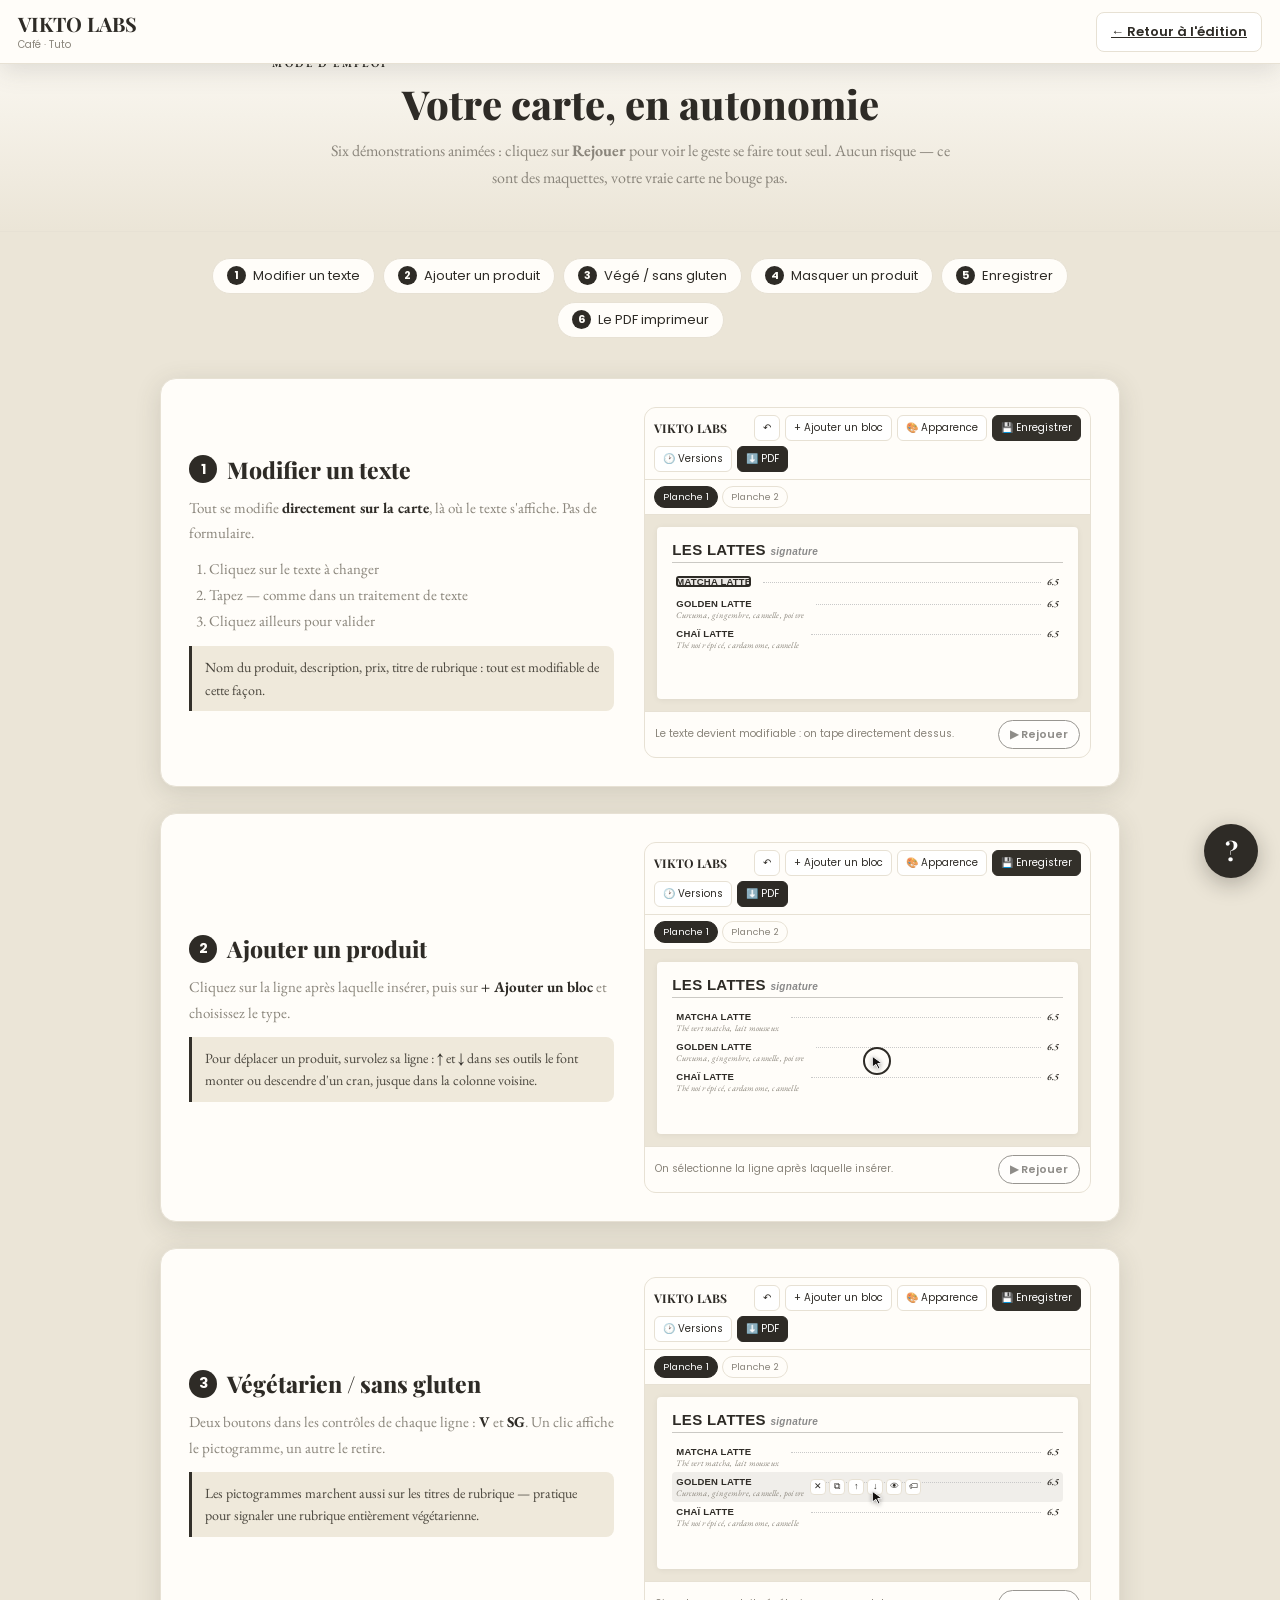
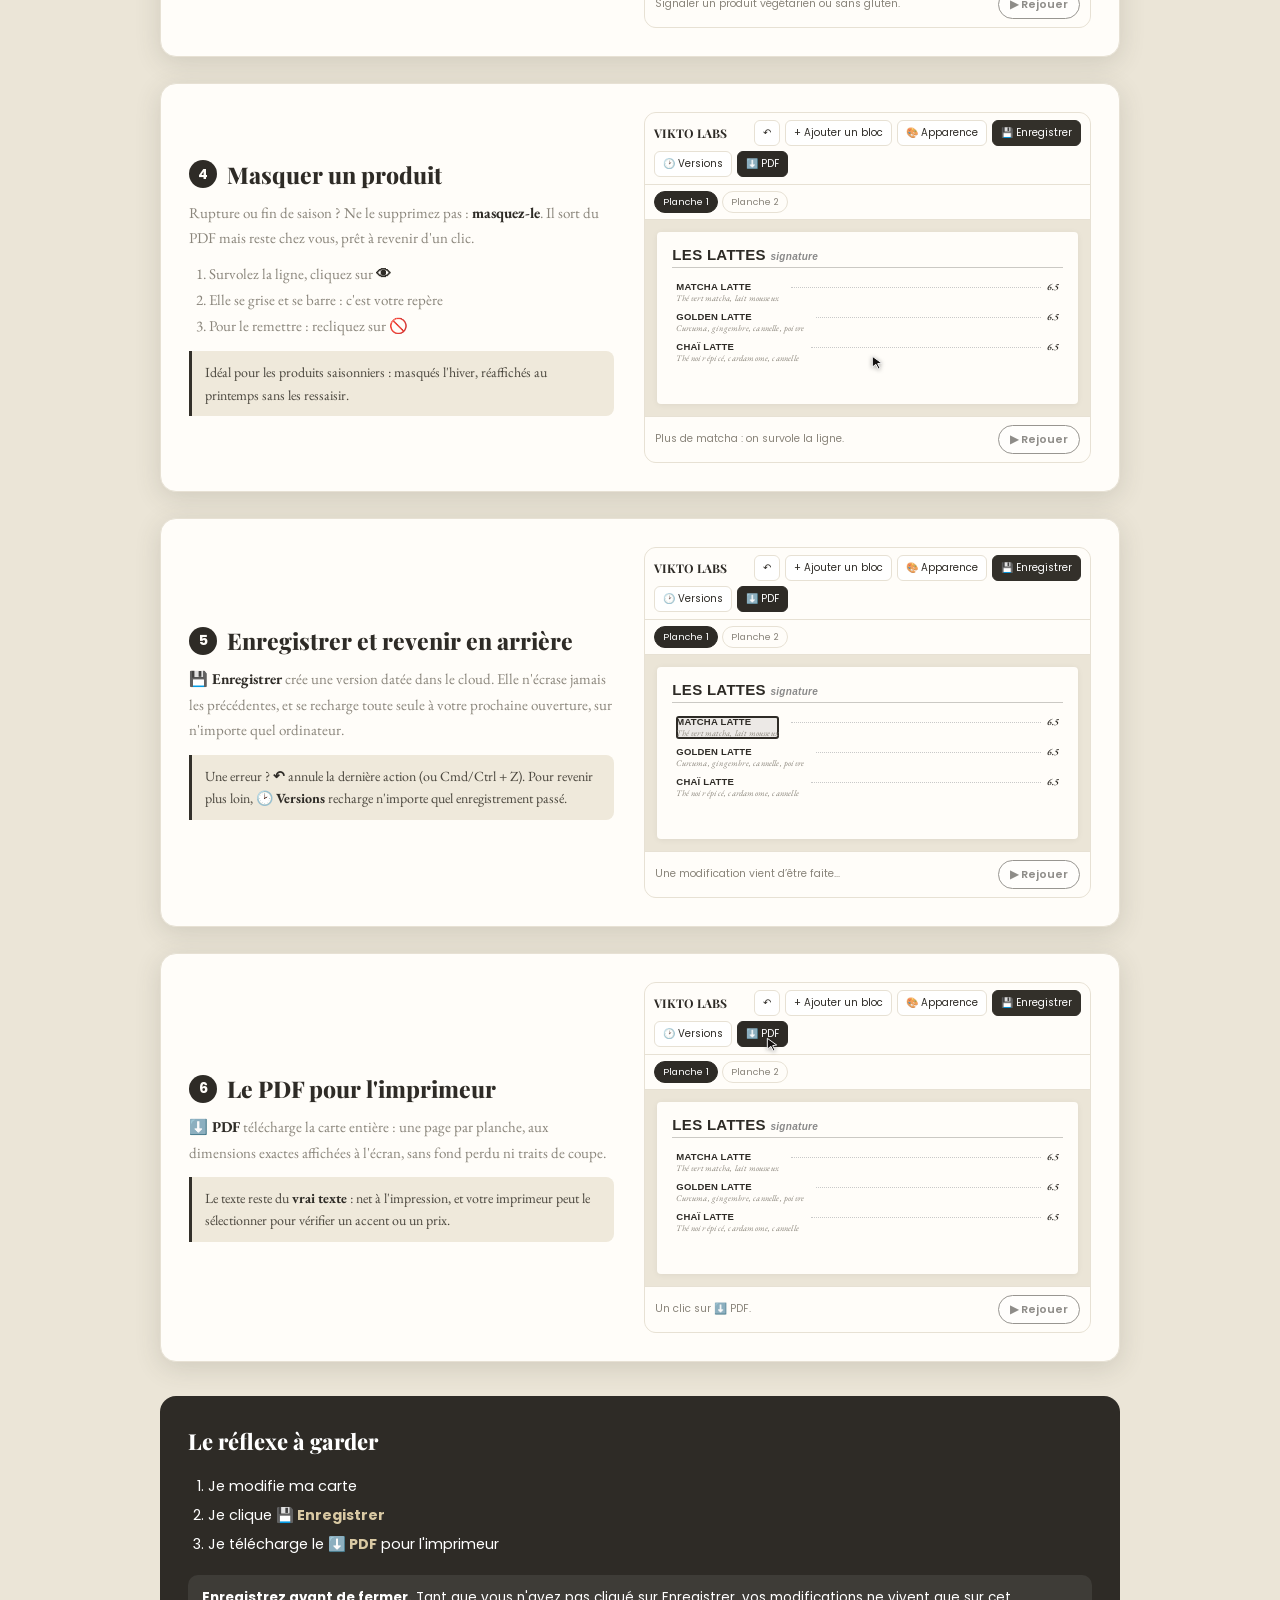
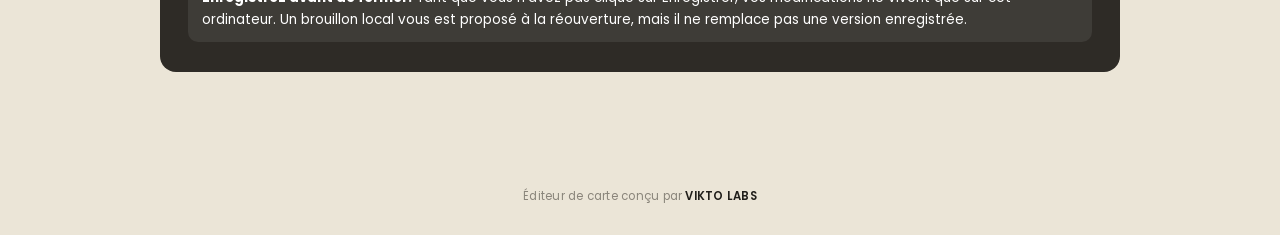
<file: tuto.html>
<!doctype html>
<html lang="fr">
<head>
<meta charset="utf-8">
<meta name="viewport" content="width=device-width, initial-scale=1">
<title>VIKTO LABS CAFÉ — Tuto</title>
<link rel="preconnect" href="https://fonts.googleapis.com">
<link href="https://fonts.googleapis.com/css2?family=Playfair+Display:ital,wght@0,700;0,800;1,600&family=EB+Garamond:ital,wght@0,400;0,500;1,400&family=Poppins:wght@400;500;600;700&display=swap" rel="stylesheet">
<link rel="stylesheet" href="styles.css?v=30">
<link rel="stylesheet" href="tuto.css?v=61">
</head>
<body class="tuto-page">

<div id="toolbar">
  <div class="brand">VIKTO LABS <small>Café · Tuto</small></div>
  <a class="tbtn secondary" href="index.html">← Retour à l'édition</a>
</div>

<header class="tuto-hero">
  <p class="kicker">Mode d'emploi</p>
  <h1>Votre carte, en autonomie</h1>
  <p>Six démonstrations animées : cliquez sur <b>Rejouer</b> pour voir le geste se faire tout seul.
     Aucun risque — ce sont des maquettes, votre vraie carte ne bouge pas.</p>
</header>

<nav class="tuto-toc">
  <a href="#c1"><span class="n">1</span> Modifier un texte</a>
  <a href="#c2"><span class="n">2</span> Ajouter un produit</a>
  <a href="#c3"><span class="n">3</span> Végé / sans gluten</a>
  <a href="#c4"><span class="n">4</span> Masquer un produit</a>
  <a href="#c5"><span class="n">5</span> Enregistrer</a>
  <a href="#c6"><span class="n">6</span> Le PDF imprimeur</a>
</nav>

<main class="tuto-wrap">

  <section class="chap" id="c1">
    <div class="chap-txt">
      <h2><span class="n">1</span> Modifier un texte</h2>
      <p>Tout se modifie <b>directement sur la carte</b>, là où le texte s'affiche. Pas de formulaire.</p>
      <ol>
        <li>Cliquez sur le texte à changer</li>
        <li>Tapez — comme dans un traitement de texte</li>
        <li>Cliquez ailleurs pour valider</li>
      </ol>
      <div class="chap-note">Nom du produit, description, prix, titre de rubrique : tout est modifiable de cette façon.</div>
    </div>
    <div class="demo" data-demo="edit"></div>
  </section>

  <section class="chap" id="c2">
    <div class="chap-txt">
      <h2><span class="n">2</span> Ajouter un produit</h2>
      <p>Cliquez sur la ligne après laquelle insérer, puis sur <b>+ Ajouter un bloc</b> et choisissez le type.</p>
      <div class="chap-note">Pour déplacer un produit, survolez sa ligne&nbsp;: <b>↑</b> et <b>↓</b> dans ses outils le font
        monter ou descendre d'un cran, jusque dans la colonne voisine.</div>
    </div>
    <div class="demo" data-demo="add"></div>
  </section>

  <section class="chap" id="c3">
    <div class="chap-txt">
      <h2><span class="n">3</span> Végétarien / sans gluten</h2>
      <p>Deux boutons dans les contrôles de chaque ligne : <b>V</b> et <b>SG</b>. Un clic affiche le pictogramme, un autre le retire.</p>
      <div class="chap-note">Les pictogrammes marchent aussi sur les titres de rubrique — pratique pour signaler
        une rubrique entièrement végétarienne.</div>
    </div>
    <div class="demo" data-demo="picto"></div>
  </section>

  <section class="chap" id="c4">
    <div class="chap-txt">
      <h2><span class="n">4</span> Masquer un produit</h2>
      <p>Rupture ou fin de saison ? Ne le supprimez pas : <b>masquez-le</b>. Il sort du PDF mais reste chez vous,
         prêt à revenir d'un clic.</p>
      <ol>
        <li>Survolez la ligne, cliquez sur <b>👁</b></li>
        <li>Elle se grise et se barre : c'est votre repère</li>
        <li>Pour le remettre : recliquez sur <b>🚫</b></li>
      </ol>
      <div class="chap-note">Idéal pour les produits saisonniers : masqués l'hiver, réaffichés au printemps sans les ressaisir.</div>
    </div>
    <div class="demo" data-demo="hide"></div>
  </section>

  <section class="chap" id="c5">
    <div class="chap-txt">
      <h2><span class="n">5</span> Enregistrer et revenir en arrière</h2>
      <p><b>💾 Enregistrer</b> crée une version datée dans le cloud. Elle n'écrase jamais les précédentes,
         et se recharge toute seule à votre prochaine ouverture, sur n'importe quel ordinateur.</p>
      <div class="chap-note">Une erreur ? <b>↶</b> annule la dernière action (ou Cmd/Ctrl + Z).
        Pour revenir plus loin, <b>🕑 Versions</b> recharge n'importe quel enregistrement passé.</div>
    </div>
    <div class="demo" data-demo="save"></div>
  </section>

  <section class="chap" id="c6">
    <div class="chap-txt">
      <h2><span class="n">6</span> Le PDF pour l'imprimeur</h2>
      <p><b>⬇️ PDF</b> télécharge la carte entière : une page par planche, aux dimensions exactes
         affichées à l'écran, sans fond perdu ni traits de coupe.</p>
      <div class="chap-note">Le texte reste du <b>vrai texte</b> : net à l'impression, et votre imprimeur peut le
        sélectionner pour vérifier un accent ou un prix.</div>
    </div>
    <div class="demo" data-demo="pdf"></div>
  </section>

  <section class="recap">
    <h2>Le réflexe à garder</h2>
    <ol>
      <li>Je modifie ma carte</li>
      <li>Je clique <b>💾 Enregistrer</b></li>
      <li>Je télécharge le <b>⬇️ PDF</b> pour l'imprimeur</li>
    </ol>
    <div class="rappel">
      <b>Enregistrez avant de fermer.</b> Tant que vous n'avez pas cliqué sur Enregistrer, vos modifications
      ne vivent que sur cet ordinateur. Un brouillon local vous est proposé à la réouverture, mais il ne
      remplace pas une version enregistrée.
    </div>
  </section>

</main>

<footer class="vikto-credit">
  Éditeur de carte conçu par <a href="https://vikto-labs.fr" target="_blank" rel="noopener">VIKTO LABS</a>
</footer>

<script src="tuto.js?v=61"></script>
<script src="aide.js?v=61"></script>
</body>
</html>
</file>
<file: carte-public.css>
:root{
  --noir:#141110;
  --noir-2:#1c1815;
  --or:#c9a227;
  --or-clair:#e3c766;
  --creme:#f6f0e4;
  --gris:#9b9184;
  --ft:'Playfair Display', serif;
  --fb:'Poppins', sans-serif;
}
*{box-sizing:border-box;}
html,body{margin:0;}
body{
  background:var(--noir); color:var(--creme); font-family:var(--fb);
  font-weight:300; line-height:1.55; -webkit-text-size-adjust:100%;
}

.pub-head{text-align:center; padding:34px 20px 16px;}
.pub-head img{width:92px; height:92px; margin:0 auto 12px; display:block; object-fit:contain;}
.pub-head h1{font-family:var(--ft); font-weight:700; font-size:27px; margin:0; color:var(--creme);}
.pub-head .sub{font-size:12px; letter-spacing:.16em; text-transform:uppercase; color:var(--or-clair); margin:6px 0 0;}

/* Onglets collants */
.tabs-zone{
  position:sticky; top:0; z-index:10;
  background:rgba(20,17,16,.97); backdrop-filter:blur(8px);
  border-bottom:1px solid rgba(201,162,39,.22);
  padding-top:env(safe-area-inset-top);
}
.tabs{
  display:flex; gap:6px; overflow-x:auto; -webkit-overflow-scrolling:touch;
  padding:12px 14px 10px;
  scrollbar-width:none;
}
.tabs::-webkit-scrollbar{display:none;}
.tab{
  flex:none; padding:10px 17px; border-radius:30px; cursor:pointer;
  font-size:13.5px; font-weight:600; white-space:nowrap;
  color:var(--creme); background:rgba(246,240,228,.07); border:1px solid transparent;
  transition:background .15s, color .15s, border-color .15s;
  -webkit-tap-highlight-color:transparent;
}
.tab.active{background:var(--or); color:var(--noir); border-color:var(--or);}

/* Chips d'accès rapide aux sections (longues cartes) */
.jump{
  display:flex; gap:6px; overflow-x:auto; -webkit-overflow-scrolling:touch;
  padding:0 14px 10px; scrollbar-width:none;
}
.jump::-webkit-scrollbar{display:none;}
.jump:empty{display:none;}
.jump button{
  flex:none; font-family:var(--fb); font-size:11px; font-weight:500;
  color:var(--or-clair); background:none; border:1px solid rgba(201,162,39,.35);
  border-radius:20px; padding:5px 11px; cursor:pointer; white-space:nowrap;
  -webkit-tap-highlight-color:transparent;
}
.jump button:active{background:rgba(201,162,39,.18);}

/* Retour en haut */
#topBtn{
  position:fixed; right:16px; bottom:calc(18px + env(safe-area-inset-bottom)); z-index:20;
  width:44px; height:44px; border-radius:50%; border:1px solid rgba(201,162,39,.5);
  background:rgba(20,17,16,.92); color:var(--or-clair); font-size:19px; cursor:pointer;
  opacity:0; pointer-events:none; transition:opacity .2s;
  -webkit-tap-highlight-color:transparent;
}
#topBtn.show{opacity:1; pointer-events:auto;}

main{max-width:760px; margin:0 auto; padding:24px 20px 10px;}
.loading{text-align:center; color:var(--gris); padding:60px 0;}

.m-section{margin:0 0 30px;}
.m-section > h2{
  font-family:var(--ft); font-weight:700; font-size:21px; color:var(--creme);
  text-transform:uppercase; letter-spacing:.03em;
  border-bottom:1px solid rgba(201,162,39,.4); padding-bottom:8px; margin:0 0 4px;
}
.m-section > h2 .en{font-family:var(--fb); font-size:12px; font-style:italic; font-weight:300; color:var(--gris); text-transform:none; letter-spacing:0;}
.m-head{color:var(--or-clair); font-weight:600; font-size:14.5px; letter-spacing:.02em; margin:16px 0 6px;}
.m-note{font-size:12px; font-style:italic; color:var(--gris); margin:6px 0;}
.m-formule{color:var(--or-clair); font-weight:500; font-size:15px; margin:4px 0;}
.m-formule.heading{font-family:var(--ft); font-size:20px; font-weight:700; color:var(--creme);}

.m-item{display:flex; align-items:baseline; gap:8px; padding:7px 0; border-bottom:1px solid rgba(255,255,255,.04);}
.m-item .n{flex:1;}
.m-item .fr{font-size:14.5px; font-weight:500; color:var(--creme);}
.m-item .en{font-size:12px; font-style:italic; font-weight:300; color:var(--gris); margin-top:1px;}
.m-item .dots{flex:none; width:14px;}
.m-item .p{font-size:14.5px; font-weight:600; color:var(--or-clair); white-space:nowrap;}
.item-tag{width:14px; height:14px; margin-left:6px; vertical-align:-2px; display:inline-block;}
.m-image{display:flex; justify-content:center; margin:10px 0 18px;}
.m-image img{max-width:100%; height:auto;}

.pub-foot{text-align:center; color:var(--gris); font-size:12px; padding:26px 20px 40px;}
.pub-foot .tiny{font-size:11px; opacity:.7; margin-top:4px;}
.err{text-align:center; color:var(--gris); padding:50px 20px;}

/* Thème « Vigne » : ornements sur fond sombre */
.vigne .m-section > h2{
  text-align:center; border-bottom:none; padding-bottom:0; letter-spacing:.08em;
}
.vigne .m-section > h2::after{
  content:''; display:block; height:15px; margin:6px auto 2px; max-width:220px;
  background:url('assets/ornament-vine-gold.svg') center/contain no-repeat;
}
.vigne .m-section > h2 .en{display:block; margin-top:1px;}
.vigne .m-head{
  text-align:center; text-transform:uppercase; letter-spacing:.24em;
  font-size:11px;
}

@media (min-width:620px){
  .m-cols{columns:2; column-gap:44px;}
  .m-cols .m-section{break-inside:avoid;}
}
</file>
<file: styles.css>
:root{
  --ink:#2e2b26;
  --teal:#33302a;         /* charbon (chrome + accents UI) */
  --teal-dark:#201e1a;
  --grey:#8a857b;
  --paper:#fffdf9;
  --line:#e7e1d4;
  --bg:#ebe5d7;
  --danger:#b5503f;
  --peach:#efe9db;
  --shadow:0 6px 26px rgba(70,66,58,.16);
  /* Planche paysage 3 volets — dimensions du dépliant imprimé (1 pt = 1 px, 1325 × 852 pt) */
  --sheet-w:1325px;
  --sheet-h:964px;        /* largeur 1325 = imprimé ; hauteur resserrée vers le format paysage de l'imprimé */
  --sheet-pad:30px;
  --volet-h:904px;        /* --sheet-h - 2*--sheet-pad ; volets ~410px comme l'imprimé */
  /* Apparence personnalisable (modale 🎨) */
  --font-title:'Syne', sans-serif;
  --font-body:'EB Garamond', serif;
  --font-name:'Syne', sans-serif;      /* noms de produits — meme famille que les titres */
  --title-color:#2e2b26;
  --accent:#a9432f;      /* terre cuite : rouge VIKTO LABS adapte au papier */
  --page-bg:#f6f2e9;
  --olive:#5d7a3a;       /* pictogramme vegetarien */
}

*{box-sizing:border-box;}
html,body{margin:0;padding:0;}
body{
  background:var(--bg);
  font-family:'Poppins',sans-serif;
  color:var(--ink);
  padding-top:74px;
  min-height:100vh;
  overflow-x:auto;
}

/* ---------- Toolbar ---------- */
#toolbar{
  position:fixed; top:0; left:0; right:0; height:64px;
  background:var(--paper); border-bottom:1px solid var(--line);
  display:flex; align-items:center; gap:10px;
  padding:0 18px; z-index:200; box-shadow:var(--shadow);
}
#toolbar .brand{
  font-family:'Playfair Display', serif; font-weight:700; font-size:20px;
  margin-right:auto; white-space:nowrap; color:var(--ink);
}
#toolbar .brand small{display:block; font-size:10px; font-weight:400; color:var(--grey); font-family:'Poppins',sans-serif;}
.tbtn{
  display:inline-flex; align-items:center; gap:6px;
  background:var(--ink); color:#fff; border:none; border-radius:8px;
  padding:9px 14px; font-size:13px; font-weight:600; cursor:pointer;
  font-family:'Poppins',sans-serif; white-space:nowrap;
  transition:transform .1s, opacity .15s;
}
.tbtn:hover{opacity:.85;}
.tbtn:active{transform:scale(.97);}
.tbtn.secondary{background:#fff; color:var(--ink); border:1px solid var(--line);}
.tbtn.teal{background:var(--teal);}
.tbtn.teal:hover{background:var(--teal-dark); opacity:1;}
.tbtn:disabled{opacity:.4; cursor:not-allowed;}
#syncStatus{font-size:12px; color:var(--grey); display:flex; align-items:center; gap:6px; max-width:220px;}
#syncStatus.ok{color:var(--teal-dark); font-weight:600;}
#syncStatus.warn{color:#b0782a; font-weight:600;}
.dot{width:8px;height:8px;border-radius:50%;background:#c9a54b;display:inline-block;flex:none;}
#syncStatus.ok .dot{background:var(--teal);}
#syncStatus.warn .dot{background:#e0a33d;}

/* ---------- Canvas / planches ---------- */
#canvasWrap{
  display:flex; flex-direction:column; align-items:center; gap:58px;
  padding:44px 40px 130px; min-width:min-content;
}
.sheet{
  background:var(--page-bg); width:var(--sheet-w); height:var(--sheet-h);
  box-shadow:var(--shadow); position:relative; flex:none;
  padding:var(--sheet-pad);
  display:flex; gap:18px;
  font-family:var(--font-body);
}
.sheet-label{
  position:absolute; top:-26px; left:0; font-size:11px; color:var(--grey);
  letter-spacing:.06em; text-transform:uppercase;
}
.sheet-overflow-warning{
  position:absolute; left:0; right:0; bottom:-30px;
  display:none; align-items:center; justify-content:center; gap:8px;
  color:var(--danger); font-size:12px; font-weight:600;
}
/* Le debordement reste signale par son badge texte, sans encadrer la planche. */
.sheet.overflowing .sheet-overflow-warning{display:flex;}

/* ---------- Volet (colonne) ---------- */
.volet{
  flex:1 1 0; min-width:0; height:var(--volet-h);
  display:flex; flex-direction:column; justify-content:flex-start; overflow:visible;
}
/* groupe « section + ses lignes » — espacement CONSTANT entre sections (rythme homogène d'une colonne à l'autre) */
.section-group{display:flex; flex-direction:column; flex:0 0 auto;}
.section-group + .section-group{margin-top:calc(15px + 2 * var(--air, 0px));}   /* --air : voir aerer() dans app.js */

/* ---------- Blocks (generic) ---------- */
.block{
  position:relative; margin-bottom:0; border-radius:4px;
  padding:0 3px; transition:background .12s;
}
.block:hover{background:rgba(70,66,58,.06);}


/* Outils de ligne, comme l'éditeur de La Coursive : une seule rangée
   ✕ ⧉ ↑ ↓ 👁 🏷. Au survol, placerOutils() (app.js) la pose juste à côté
   des textes de la ligne, dans le blanc avant le prix (.a-cote). Faute de
   place, elle apparaît AU-DESSUS de la ligne, alignée à droite : elle ne
   couvre alors ni la ligne elle-même (son prix reste cliquable) ni le volet
   voisin. */
.row-controls{
  position:absolute; right:0; bottom:calc(100% - 2px); z-index:30;
  display:flex; align-items:center; gap:3px; padding:3px;
  background:#fff; border:1px solid var(--line); border-radius:8px;
  box-shadow:0 4px 14px rgba(0,0,0,.12);
  opacity:0; visibility:hidden; transition:opacity .12s, visibility .12s;
}
.block:hover > .row-controls,
.row-controls:focus-within{opacity:1; visibility:visible;}
.row-controls.a-cote{right:auto; bottom:auto;}   /* left / top posés par placerOutils() */
.rctrl{
  width:22px; height:22px; border-radius:6px; border:1px solid var(--line);
  background:#fff; cursor:pointer; font-size:11px; line-height:1;
  display:flex; align-items:center; justify-content:center; gap:2px;
  color:#444; padding:0;
}
.rctrl:hover{background:#f2f2f2;}
.rctrl.del{color:var(--danger); font-weight:700;}
.rctrl.del:hover{background:#fdeaea;}
.rctrl.tag{width:auto; min-width:22px; padding:0 4px;}
.rctrl.tag img{height:11px; width:auto;}
.rctrl.tag.on{border-color:var(--teal); background:#ece5d6;}
.block.dragging{opacity:.35;}
body.dragging-block, body.dragging-block *{cursor:grabbing !important; user-select:none;}
.drop-indicator{
  position:fixed; height:3px; background:var(--teal); border-radius:2px;
  z-index:900; pointer-events:none; box-shadow:0 0 0 1.5px #fff, 0 1px 4px rgba(0,0,0,.2);
}
.drop-indicator::before{content:''; position:absolute; left:-3px; top:-2.5px; width:8px; height:8px; border-radius:50%; background:var(--teal);}

/* Ajout d'un bloc « au curseur » */
body.placing-block, body.placing-block *{cursor:crosshair !important;}
.placing-label{
  position:fixed; z-index:950; pointer-events:none;
  background:var(--teal); color:#fff; border-radius:8px; padding:6px 10px;
  font-family:'Poppins',sans-serif; box-shadow:0 4px 16px rgba(0,0,0,.28);
  display:flex; flex-direction:column; gap:1px; max-width:230px;
}
.placing-label b{font-weight:700; font-size:12px;}
.placing-label span{font-size:10px; opacity:.85;}

[contenteditable="true"]{outline:none; cursor:text; border-radius:3px;}
[contenteditable="true"]:hover{background:rgba(70,66,58,.08);}
[contenteditable="true"]:focus{background:rgba(70,66,58,.13); box-shadow:0 0 0 2px var(--teal) inset;}

/* ---------- Section title ---------- */
.blk-section h2{
  font-family:var(--font-title); font-weight:700; font-size:15px; color:var(--title-color);
  margin:10px 0 7px; line-height:1.0; text-transform:uppercase; letter-spacing:.04em;
  display:flex; align-items:baseline; gap:4px;
}
.blk-section h2{border-bottom:1px solid rgba(169,67,47,.32); padding-bottom:4px;}
.blk-section.big h2{font-size:18px; letter-spacing:.02em; border-bottom-width:1.4px; padding-bottom:5px;}
.blk-section:first-child h2{margin-top:0;}
.blk-section h2 .en{font-family:var(--font-body); font-style:italic; font-weight:400; text-transform:none; color:var(--grey); font-size:9.5px; letter-spacing:0;}
.blk-section h2 .en.unit{font-style:normal; letter-spacing:.02em; font-size:8px; margin-left:-1px;}
.blk-section h2 .sec-price{margin-left:auto; font-family:var(--font-body); font-style:normal; font-weight:600; text-transform:none; font-size:11px; color:var(--accent); letter-spacing:0;}
.blk-section:first-child h2{margin-top:0;}

/* ---------- Item row ---------- */
.blk-item{display:flex; align-items:flex-start; gap:6px; padding:0 3px; margin-bottom:calc(9px + var(--air, 0px)); line-height:1.05;}
.blk-item.inline, .blk-item.wine{margin-bottom:1.5px;}
.blk-item.inline{align-items:baseline;}
.blk-item .txt{flex:1 1 auto; min-width:0;}
.blk-item .fr{font-family:var(--font-name); font-size:10.5px; font-weight:600; color:var(--title-color); letter-spacing:.03em; line-height:1.22;}
.blk-item .en{font-size:10.5px; font-style:italic; color:#5b564d; margin-top:2px; line-height:1.3; max-width:320px;}
.blk-item .en:empty{display:none;}
/* Item « inline » : qualificatif court sur la même ligne que le nom (ex. « 33 cl ») */
.blk-item.inline .fr{display:inline;}
.blk-item.inline .en{display:inline; margin-left:5px;}
.blk-item .price{flex:none; font-size:10.5px; font-style:normal; font-weight:600; color:var(--accent); white-space:nowrap; text-align:right; margin-left:8px; line-height:1.1;}
/* Meneur de pointillés (désactivé par défaut — l'imprimé n'en a pas) */
.blk-item .leader{flex:1 1 auto; align-self:flex-start; height:12px; border-bottom:1.4px dotted rgba(169,67,47,.34); margin:0 2px;}
body.leaders-off .blk-item .leader{display:none;}

/* Items « half » (cocktails, shots) répartis en 2 sous-colonnes, façon dépliant */
/* Grille CSS et non column-count : le multi-colonnes fragmentait le bloc
   situe a la cesure entre les deux colonnes, et sa poignee en position
   absolue se retrouvait calee sur le mauvais fragment — en haut de la
   colonne voisine, loin de sa ligne. L'ordre de lecture en colonnes (1-3 a
   gauche, 4-6 a droite) est conserve par grid-auto-flow:column avec un
   nombre de lignes explicite, pose par app.js selon le nombre de plats. */
.item-grid{
  display:grid; grid-template-columns:1fr 1fr; grid-auto-flow:column;
  grid-template-rows:repeat(var(--lignes,1), auto);
  column-gap:18px; margin:2px 0 3px; position:relative;
}
.item-grid .blk-item{margin-bottom:5px;}
.item-grid .blk-item .leader{display:none;}
/* prix vides (cocktails/shots) invisibles ; prix non vides (petits plus) visibles */
.item-grid .blk-item .price{flex:1 1 auto; text-align:right;}
/* libellés compacts : tenir chaque item sur une seule ligne (petits plus, cocktails) */
.item-grid .blk-item .fr{font-size:8.5px; letter-spacing:0;}
/* descriptions compactes dans la grille (cocktails/shots/petits plus) : rester sous le nom */
.item-grid .blk-item .en{font-size:8.5px; line-height:1.15; max-width:none;}

/* Pictos régime (sans gluten / végétarien) */
.diet{height:13px; width:auto; vertical-align:-1px; margin-left:5px;}
.blk-section h2 .diet{height:13px; vertical-align:-1px;}
.diet-legend{display:inline-flex; align-items:center; gap:2px; margin-left:6px; white-space:nowrap;}
.diet-legend .diet{margin-left:1px;}

/* Colonnes de prix (vins / champagnes) — valeurs centrées + filets verticaux, façon imprimé */
.pcols{flex:none; display:flex; align-self:flex-start;}
.pcell{width:34px; text-align:center; font-style:italic; font-size:9.5px; color:var(--ink);}
.blk-item.wine .pcols .pcell + .pcell{border-left:1px solid rgba(70,66,58,.16);}
/* nom de vin : serif régulier (pas gras sans) comme l'imprimé */
.blk-item.wine .fr{display:inline; font-family:var(--font-body); font-weight:400; color:var(--ink); text-transform:none; letter-spacing:0; font-size:9.5px;}
/* lignes de vins : interligne serré, prix et nom sur la même baseline (façon imprimé) */
/* réduire la strut : sans font-size, .txt hérite 16px du body → interligne géant */
.blk-item.wine .txt{font-size:9.5px;}
.blk-item.wine{align-items:baseline; margin:1px 0; line-height:1.2;}
.blk-item.wine .fr{line-height:1.2;}
.blk-item.wine .pcell{line-height:1.2;}
/* annotation (demi sec / local) : minuscule exposant compact non sécable, sans hauteur ajoutée */
.blk-item.wine .en{display:inline; font-size:0.55em; vertical-align:super; line-height:0; white-space:nowrap; font-style:italic; margin-left:3px; margin-top:0; color:var(--grey);}
.blk-pricehead{display:flex; align-items:flex-end; margin:2px 0 1px;}
.blk-pricehead .ph-spacer{flex:1 1 auto;}
.pcell.head{width:34px; font-style:normal; font-size:7px; line-height:1.15; color:var(--grey);
  text-transform:none; letter-spacing:.01em; white-space:pre-line; text-align:center;}

/* Éléments décoratifs (déplaçables) */
.blk-deco{position:absolute; cursor:move; z-index:4; line-height:0; padding:0; margin:0;}
.blk-deco:hover{background:transparent; outline:1px solid rgba(70,66,58,.22);}
.blk-deco.selected{outline:1.5px solid rgba(90,122,106,.5);}
.deco-img{width:100%; height:auto; display:block; pointer-events:none; user-select:none;}
.deco-controls{position:absolute; top:-11px; right:-6px; display:flex; gap:3px; opacity:0; transition:opacity .12s;}
.blk-deco:hover .deco-controls, .blk-deco.selected .deco-controls{opacity:1;}
.deco-resize{position:absolute; right:-6px; bottom:-6px; width:12px; height:12px; border-radius:50%;
  background:var(--teal); border:2px solid #fff; cursor:nwse-resize; opacity:0; transition:opacity .12s;}
.blk-deco:hover .deco-resize, .blk-deco.selected .deco-resize{opacity:1;}

/* ---------- Formule ---------- */
.blk-formule{color:#5b564d; font-weight:500; font-size:10px; line-height:1.2; font-style:italic;}
/* l'accent reste rare — prix, filets, couverture — donc il porte */
.blk-formule.heading{font-family:var(--font-name); font-style:normal; font-weight:700; letter-spacing:.06em; text-transform:uppercase; font-size:10px; color:var(--title-color); margin-top:3px;}

/* ---------- Note ---------- */
.blk-note{font-size:9px; font-style:italic; color:var(--grey); line-height:1.2; margin:1px 0;}
/* sous-titre de tête de section (PIADINAS / BUNS) : gras, vert foncé, romain */
.blk-note.strong{font-style:normal; font-weight:700; color:var(--title-color); font-size:9.5px; margin:1px 0 2px;}
/* légende AOP/IGP & paiements : bloc étroit centré (3 lignes) comme l'imprimé */
.blk-note.center{text-align:center; font-size:7.2px; margin-top:6px; color:#6a6a62; max-width:330px; margin-left:auto; margin-right:auto;}

/* ---------- Divider ---------- */
.blk-divider{height:1px; background:var(--line); margin:8px 0;}

/* ---------- Marqueurs colonne / planche ---------- */
.blk-colbreak, .blk-pagebreak{
  display:flex; align-items:center; gap:8px; color:var(--accent);
  font-family:'Poppins',sans-serif; font-size:9px; text-transform:uppercase; letter-spacing:.12em;
  margin:6px 0 2px; opacity:.6;
}
.blk-colbreak::before,.blk-colbreak::after,
.blk-pagebreak::before,.blk-pagebreak::after{content:''; flex:1; height:1px; background:var(--teal); opacity:.35;}
.blk-pagebreak{margin-top:auto;}

/* ---------- Couverture typographique (volet 3, planche 1) — sans cadre ---------- */
.blk-panel{ height:100%; display:flex; padding:0; margin:0; }
.blk-panel:hover{background:transparent;}
.panel-type{
  flex:1 1 auto; height:100%; display:flex; flex-direction:column;
  align-items:center; justify-content:space-between; text-align:center;
  padding:11% 8%;
}
/* Surtitre et pied de couverture : en terre cuite, ils encadrent le nom
   et rappellent la couleur d'accent presente sur toute la carte. */
.panel-kicker, .panel-foot{
  font-family:'Syne',sans-serif; font-weight:600; font-size:11px;
  letter-spacing:.3em; text-transform:uppercase; color:var(--accent); opacity:.9;
}
.panel-mid{display:flex; flex-direction:column; align-items:center; gap:16px;}
.panel-name{
  font-family:var(--font-title); font-weight:800; font-size:52px; line-height:1.06;
  letter-spacing:-.01em; color:var(--title-color); text-wrap:balance;
}
.panel-rule{width:78px; height:2px; background:var(--accent); opacity:1;}
.panel-caption{
  font-family:var(--font-body); font-style:italic; font-weight:400;
  font-size:19px; color:var(--title-color); line-height:1.4; max-width:84%;
}
.panel-caption em{font-style:italic;}

/* ---------- Brunch — bloc typographique sans cadre ---------- */
.blk-brunch{ width:100%; margin:0 0 10px; padding:0; text-align:center; }
.volet:has(.blk-brunch){justify-content:flex-start;}
.blk-brunch:hover{background:transparent;}
.brunch-inner{
  display:flex; flex-direction:column; align-items:center; text-align:center;
  color:var(--title-color); padding:4px 5% 2px;
}
.brunch-title{font-family:var(--font-title); font-weight:800; font-size:54px; line-height:.92; letter-spacing:.01em;}
.brunch-sub{font-family:var(--font-body); font-style:italic; font-size:15px; margin-top:8px; color:var(--title-color);}
.brunch-offer{font-family:var(--font-title); font-weight:700; font-size:15px; letter-spacing:.04em; margin-top:14px; text-transform:uppercase;}
.brunch-offer i{font-weight:400; font-style:italic; color:var(--accent);}
.brunch-sep{color:var(--accent); font-size:12px; margin:10px 0; opacity:.7;}
.brunch-h{font-family:var(--font-name); font-weight:700; font-size:11.5px; letter-spacing:.06em; text-transform:uppercase; color:var(--title-color);}
.brunch-b{font-family:var(--font-body); font-size:11px; font-style:normal; color:var(--ink); line-height:1.3; margin-top:3px;}

/* ---------- Menu Enfant — bloc typographique sans cadre ---------- */
.blk-enfant{ width:100%; margin:16px 0 6px; padding:12px 0 0; text-align:center; border-top:1px solid rgba(70,66,58,.22); }
.blk-enfant:hover{background:transparent;}
.enfant-inner{
  display:flex; flex-direction:column; align-items:center; text-align:center;
  color:var(--title-color); padding:0 5%;
}
.enfant-title{font-family:var(--font-title); font-weight:800; font-size:30px; line-height:.95;}
.enfant-offer{font-family:var(--font-name); font-weight:700; font-size:11px; letter-spacing:.08em; text-transform:uppercase; margin-top:8px;}
.enfant-offer i{font-family:var(--font-title); font-weight:400; font-style:italic; color:var(--accent);}
.enfant-b{font-family:var(--font-body); font-size:11px; font-style:normal; color:var(--ink); line-height:1.35; margin-top:6px;}

/* ---------- Empty hint ---------- */
.page-empty-hint{color:var(--grey); font-size:13px; text-align:center; padding:40px 0; border:1px solid var(--line); border-radius:8px;}

/* ---------- Insert-here bar ---------- */
.insert-bar{height:0; margin:0; display:flex; align-items:center; justify-content:center; opacity:0; transition:opacity .12s; position:relative; z-index:5; overflow:visible;}
.insert-bar:hover{opacity:1;}
.insert-bar button{
  font-size:10px; background:var(--teal); color:#fff; border:none; border-radius:20px;
  padding:1px 9px; cursor:pointer; font-family:'Poppins',sans-serif;
}

/* ---------- Reprise de brouillon ---------- */
#draftBanner{
  display:none; position:fixed; top:64px; left:0; right:0; z-index:190;
  background:#fff7e8; border-bottom:1px solid #eeddb8; color:#7a5b1e;
  padding:10px 18px; font-size:13px; text-align:center;
}
#draftBanner.show{display:block;}
#draftBanner button{margin-left:10px; font-size:12px; padding:4px 12px; border-radius:6px; border:1px solid #d8c08a; background:#fff; cursor:pointer; font-weight:600;}
#draftBanner button.primary{background:#7a5b1e; border-color:#7a5b1e; color:#fff;}

/* ---------- Modals ---------- */
.modal-backdrop{
  position:fixed; inset:0; background:rgba(20,20,20,.45); display:none;
  align-items:center; justify-content:center; z-index:500;
}
.modal-backdrop.open{display:flex;}
.modal{
  background:#fff; border-radius:14px; width:min(580px,92vw); max-height:82vh; overflow:auto;
  padding:26px 26px 22px; box-shadow:0 20px 60px rgba(0,0,0,.3);
  position:relative;
}
.modal h3{margin:0 0 4px; font-family:'Playfair Display',serif; font-size:22px;}
.modal p.sub{margin:0 0 18px; color:var(--grey); font-size:13px;}
.modal-close{position:absolute; top:16px; right:20px; cursor:pointer; font-size:20px; color:var(--grey); background:none; border:none;}

.block-grid{display:grid; grid-template-columns:repeat(2,1fr); gap:10px;}
.block-opt{
  border:1px solid var(--line); border-radius:10px; padding:14px 12px; cursor:pointer;
  text-align:left; background:#fafafa; transition:border-color .12s, background .12s;
  font-family:'Poppins',sans-serif;
}
.block-opt:hover{border-color:var(--teal); background:#efe9dc;}
.block-opt .ttl{font-weight:700; font-size:13.5px; margin-bottom:3px;}
.block-opt .desc{font-size:11.5px; color:var(--grey);}

.field{margin-bottom:14px;}
.field label{display:block; font-size:12px; font-weight:600; margin-bottom:5px; color:#333;}
.field input{
  width:100%; padding:9px 11px; border:1px solid var(--line); border-radius:8px; font-size:13px;
  font-family:'Poppins',sans-serif;
}
.field input:focus{outline:none; border-color:var(--teal);}
.field .hint{font-size:11px; color:var(--grey); margin-top:4px; line-height:1.5;}
.modal-actions{display:flex; gap:8px; justify-content:flex-end; margin-top:18px;}
.steps{font-size:12.5px; color:#333; line-height:1.7; padding-left:18px; margin:0 0 14px;}
.steps a{color:var(--teal-dark);}

/* ---------- Modale Apparence ---------- */
.appearance-grid{display:grid; grid-template-columns:1fr 1fr; gap:14px 18px;}
.appearance-grid .field{margin-bottom:0;}
.field select{
  width:100%; padding:9px 11px; border:1px solid var(--line); border-radius:8px; font-size:13px;
  font-family:'Poppins',sans-serif; background:#fff;
}
.field select:focus{outline:none; border-color:var(--teal);}
.field input[type="color"]{
  width:100%; height:38px; padding:3px; border:1px solid var(--line); border-radius:8px; background:#fff; cursor:pointer;
}
.field.checkbox{display:flex; align-items:center; gap:8px;}
.field.checkbox label{margin:0;}
.field.checkbox input{width:auto;}

/* ---------- Lien magique ---------- */
#magicLinkBox{
  margin-top:16px; padding:14px; border:1px solid var(--teal); border-radius:10px; background:#efe9dc;
}
#magicLinkBox .ttl{font-weight:700; font-size:13px; margin-bottom:4px; color:var(--teal-dark);}
#magicLinkBox p{margin:0 0 10px; font-size:12px; color:#333; line-height:1.5;}
#magicLinkText{display:none; width:100%; margin-top:8px; padding:8px; font-size:11px; border:1px solid var(--line); border-radius:6px;}

.version-list{display:flex; flex-direction:column; gap:8px; margin-top:6px;}
.version-row{
  display:flex; align-items:center; justify-content:space-between; gap:10px;
  border:1px solid var(--line); border-radius:9px; padding:10px 12px; font-size:13px;
}
.version-row .vname{font-weight:600;}
.version-row .vmeta{font-size:11px; color:var(--grey);}
.version-row .tag{font-size:10px; background:var(--teal); color:#fff; border-radius:10px; padding:1px 8px; margin-left:6px; vertical-align:middle;}
.version-row .vactions{display:flex; gap:6px;}
.version-row button{
  font-size:11.5px; border:1px solid var(--line); background:#fff; border-radius:6px; padding:5px 9px; cursor:pointer;
  font-family:'Poppins',sans-serif;
}
.version-row button.load{border-color:var(--teal); color:var(--teal-dark); font-weight:600;}
.version-row button.load:hover{background:var(--teal); color:#fff;}
.version-row button.delete{color:var(--danger);}
.version-row button.delete:hover{background:#fdeaea; border-color:var(--danger);}
.version-row button:disabled{opacity:.4; cursor:not-allowed;}
.empty-state{color:var(--grey); font-size:13px; text-align:center; padding:24px 0;}

/* ---------- Toast ---------- */
#toast{
  position:fixed; bottom:24px; left:50%; transform:translateX(-50%) translateY(20px);
  background:var(--ink); color:#fff; padding:11px 20px; border-radius:30px; font-size:13px;
  opacity:0; pointer-events:none; transition:opacity .2s, transform .2s; z-index:600;
  display:flex; align-items:center; gap:12px;
}
#toast.show{opacity:1; pointer-events:auto; transform:translateX(-50%) translateY(0);}
#toast button{
  background:#fff; color:var(--ink); border:none; border-radius:16px; padding:4px 12px;
  font-size:12px; font-weight:700; cursor:pointer; font-family:'Poppins',sans-serif;
}

/* ---------- Export (html2canvas) : masquer l'UI d'édition ---------- */
body.exporting .row-controls,
body.exporting .insert-bar,
body.exporting .sheet-label,
body.exporting .blk-colbreak,
body.exporting .blk-pagebreak,
body.exporting .page-empty-hint,
body.exporting .deco-controls,
body.exporting .deco-resize,
body.exporting .sheet-overflow-warning{display:none !important;}
body.exporting .block{background:transparent !important;}
body.exporting .block.selected{outline:none !important;}
body.exporting .blk-deco{outline:none !important;}
body.exporting .sheet.overflowing{outline:none !important;}

/* ---------- Planche 2 : répartition & grille « petits plus » (fidélité imprimé) ---------- */
/* volets de la planche 2 : marge haute ET basse (space-evenly) au lieu d'un ancrage tout en haut */
#canvasWrap > .sheet:nth-of-type(2) .volet{justify-content:flex-start;}
/* grille « petits plus » : filet vertical entre les 2 sous-colonnes + libellés compacts sur une ligne */
#canvasWrap > .sheet:nth-of-type(2) .item-grid::before{
  content:''; position:absolute; top:0; bottom:5px; left:calc(50% - .5px); width:1px;
  background:rgba(70,66,58,.16); pointer-events:none;
}
#canvasWrap > .sheet:nth-of-type(2) .item-grid .blk-item .fr{font-size:7.5px;}

/* ---------- Vue étroite : volets empilés ---------- */
/* ============================ MOBILE / ÉCRAN ÉTROIT ============================ */
@media (max-width:900px){
  body{overflow-x:hidden; padding-top:0;}
  /* barre d'outils : ne plus la figer, la laisser passer à la ligne */
  #toolbar{position:static; height:auto; flex-wrap:wrap; gap:7px; padding:10px 12px; box-shadow:none; border-bottom:1px solid var(--line);}
  #toolbar .brand{font-size:17px; width:100%; margin:0 0 2px;}
  .tbtn{padding:8px 11px; font-size:12.5px;}
  #syncStatus{order:9; font-size:11px; max-width:100%;}

  /* planches empilées, pleine largeur, centrées */
  #canvasWrap{align-items:stretch; min-width:0; padding:18px 12px 80px; gap:36px;}
  .sheet{width:auto; max-width:560px; margin:0 auto; height:auto;
    flex-direction:column; gap:26px; padding:26px 20px;}
  .sheet-label{position:static; margin-bottom:4px;}
  .sheet-band{display:none;}
  .sheet-overflow-warning{display:none !important;}
  .sheet.overflowing{outline:none;}
  .volet{width:auto; height:auto; flex:0 0 auto; display:block; justify-content:flex-start;}
  .section-group{margin:0 0 16px;}
  .section-group + .section-group{margin-top:16px;}
  /* contrôles d'édition : masqués par défaut, révélés en touchant le bloc */
  .row-controls{position:static; justify-content:flex-end; margin-top:6px; gap:8px; flex-wrap:wrap; display:none;
    opacity:1; visibility:visible; padding:0; border:0; background:transparent; box-shadow:none;}
  .block.selected .row-controls{display:flex;}
  .rctrl{width:30px; height:30px; font-size:13px;}
  .rctrl.tag img{height:14px;}

  /* lisibilité : polices agrandies pour l'écran */
  .blk-section h2{font-size:17px; margin:16px 0 9px;}
  .blk-section.big h2{font-size:19px;}
  .blk-item{margin-bottom:11px;}
  .blk-item .fr{font-size:13.5px;}
  .blk-item .en{font-size:12.5px; max-width:none; margin-top:3px;}
  .blk-item .price{font-size:12.5px; margin-left:10px;}
  .blk-section h2 .en{font-size:11px;}
  .blk-section h2 .sec-price{font-size:12px;}
  .blk-formule{font-size:12.5px;}
  .blk-formule.heading{font-size:12px;}
  .blk-note{font-size:11.5px;}
  .diet{height:15px;}

  /* grilles 2 sous-colonnes → 1 colonne + police lisible sur mobile */
  .item-grid{grid-template-columns:1fr; grid-auto-flow:row;}
  .item-grid .blk-item .fr{font-size:13.5px; letter-spacing:.06em;}
  .item-grid .blk-item .en{font-size:12px;}
  #canvasWrap > .sheet:nth-of-type(2) .item-grid .blk-item .fr{font-size:13.5px;}
  #canvasWrap > .sheet:nth-of-type(2) .volet{justify-content:flex-start;}

  /* blocs spéciaux : pleine largeur */
  .blk-panel{padding:8px 0;}
  .panel-wrap{width:100%;}
  .panel-name{font-size:46px;}
  .blk-brunch, .blk-enfant{margin:6px 0;}
}

/* Signature du studio */
.vikto-credit{
  text-align:center; font-size:11.5px; color:var(--grey);
  padding:26px 16px 30px; letter-spacing:.02em;
}
.vikto-credit a{color:var(--teal-dark); text-decoration:none; font-weight:600;}
.vikto-credit a:hover{text-decoration:underline;}

/* ---------- Masquage temporaire (produit épuisé) ----------
   Le bloc reste dans la carte du restaurateur, grisé et barré, mais
   disparaît du PDF téléchargé. */
/* L'attenuation porte sur le contenu, jamais sur le bloc lui-meme : une
   opacite sur .block creerait un contexte d'empilement qui enfermerait le
   z-index:6 de ses .row-controls. Le bloc de la colonne voisine, plus loin
   dans le DOM, se peignait alors par-dessus le bouton « Reafficher » et
   avalait le clic — impossible de demasquer une rubrique. Remonter le bloc
   avec un z-index le ferait a son tour recouvrir la barre « + ajouter ici ». */
.block.is-hidden > *:not(.row-controls){opacity:.42;}
.block.is-hidden .nm, .block.is-hidden .price, .block.is-hidden h2,
.block.is-hidden .txt, .block.is-hidden > div[contenteditable]{
  text-decoration:line-through; text-decoration-color:rgba(0,0,0,.35);
}
.block.is-hidden::after{
  content:'👁 Masqué'; position:absolute; left:4px; top:-9px; z-index:3;
  background:#7a5b1e; color:#fff; font-size:9px; font-weight:600;
  letter-spacing:.04em; padding:1px 7px; border-radius:10px; white-space:nowrap;
  text-decoration:none; opacity:1; pointer-events:none;
}
.rctrl.is-off{color:#b0782a; opacity:1 !important;}
/* à l'export : le bloc masqué disparaît complètement */
body.exporting .block.is-hidden{display:none !important;}

/* =====================================================
   Assistant d'aide (FAQ conversationnelle)
   ===================================================== */
#aideBtn{
  position:fixed; right:22px; bottom:22px; z-index:400;
  width:54px; height:54px; border-radius:50%;
  background:var(--ink); color:#fff; border:none; cursor:pointer;
  box-shadow:0 6px 22px rgba(20,17,16,.28);
  font-family:'Playfair Display',serif; font-size:26px; font-weight:700; line-height:1;
  display:flex; align-items:center; justify-content:center;
  transition:transform .15s, background .15s;
}
#aideBtn:hover{background:var(--teal-dark); transform:scale(1.06);}
#aideBtn.open{background:var(--ink);}
#aideBtn.open span{font-size:0;}
#aideBtn.open span::before{content:'×'; font-size:30px; font-weight:400;}

#aidePanel{
  position:fixed; right:22px; bottom:88px; z-index:400;
  width:min(390px, calc(100vw - 32px));
  max-height:min(560px, calc(100vh - 200px));
  background:var(--paper); border:1px solid var(--line); border-radius:16px;
  box-shadow:0 18px 50px rgba(20,17,16,.24);
  display:none; flex-direction:column; overflow:hidden;
}
#aidePanel.open{display:flex; animation:aideIn .18s ease-out;}
@keyframes aideIn{from{opacity:0; transform:translateY(10px);} to{opacity:1; transform:none;}}

.aide-head{
  display:flex; align-items:flex-start; justify-content:space-between; gap:10px;
  padding:16px 16px 13px; background:var(--ink); color:#fff; flex:none;
}
.aide-title{font-family:'Playfair Display',serif; font-size:18px; font-weight:700;}
.aide-sub{font-size:11.5px; opacity:.85; margin-top:2px;}
.aide-close{
  background:none; border:none; color:#fff; font-size:22px; line-height:1;
  cursor:pointer; opacity:.8; padding:0 2px;
}
.aide-close:hover{opacity:1;}

.aide-body{flex:1; overflow-y:auto; padding:14px; background:#f7f6f4;}
.aide-msg{
  border-radius:12px; padding:11px 13px; margin-bottom:10px;
  font-size:13.2px; line-height:1.55; max-width:92%;
}
.aide-msg.bot{background:var(--paper); border:1px solid var(--line); color:var(--ink);}
.aide-msg.user{
  background:var(--ink); color:#fff; margin-left:auto; border-bottom-right-radius:4px;
}
.aide-msg .aide-a-title{
  font-weight:700; color:var(--teal-dark); margin-bottom:7px; font-size:13.5px;
}
.aide-msg ol, .aide-msg ul{margin:6px 0 6px; padding-left:19px;}
.aide-msg li{margin-bottom:4px;}
.aide-msg p{margin:6px 0;}
.aide-msg code{background:#f0efec; padding:1px 5px; border-radius:4px; font-size:12px;}
.aide-msg .tip{
  background:#f2fbfa; border-left:3px solid var(--ink); border-radius:0 6px 6px 0;
  padding:7px 10px; font-size:12.4px; color:#2b544f; margin-top:9px;
}
.aide-msg .warn{
  background:#fdf5ec; border-left:3px solid #d99a3e; border-radius:0 6px 6px 0;
  padding:7px 10px; font-size:12.4px; color:#7a5b1e; margin-top:9px;
}

.aide-chips{margin-bottom:12px;}
.aide-chips-label{
  font-size:10.5px; text-transform:uppercase; letter-spacing:.12em;
  color:var(--grey); margin:2px 0 7px; font-weight:600;
}
.aide-chip{
  display:block; width:100%; text-align:left; margin-bottom:6px;
  background:var(--paper); border:1px solid var(--line); border-radius:10px;
  padding:9px 12px; font-size:12.8px; font-family:'Poppins',sans-serif;
  color:var(--ink); cursor:pointer; transition:border-color .12s, background .12s;
}
.aide-chip:hover{border-color:var(--ink); background:#f2fbfa; color:var(--teal-dark);}

.aide-form{display:flex; gap:8px; padding:11px; border-top:1px solid var(--line); background:var(--paper); flex:none;}
.aide-form input{
  flex:1; border:1px solid var(--line); border-radius:22px; padding:10px 14px;
  font-size:13px; font-family:'Poppins',sans-serif; outline:none;
}
.aide-form input:focus{border-color:var(--ink);}
.aide-form button{
  flex:none; width:40px; height:40px; border-radius:50%; border:none;
  background:var(--ink); color:#fff; cursor:pointer; font-size:15px;
}
.aide-form button:hover{background:var(--teal-dark);}

@media (max-width:640px){
  #aidePanel{right:12px; left:12px; width:auto; bottom:80px; max-height:calc(100vh - 110px);}
  #aideBtn{right:14px; bottom:14px;}
}

/* jamais dans le PDF ni à l'impression */
body.exporting #aideBtn, body.exporting #aidePanel{display:none !important;}
@media print{ #aideBtn, #aidePanel{display:none !important;} }

/* Repli « écrire à VIKTO LABS » dans l'assistant */
.aide-mailbox{
  background:var(--paper); border:1px solid var(--ink); border-radius:12px;
  padding:12px 13px; margin-bottom:12px;
}
.aide-mailbox-txt{font-size:12.6px; color:var(--ink); margin-bottom:9px;}
.aide-mail{
  display:block; text-align:center; text-decoration:none;
  background:var(--ink); color:#fff; border-radius:9px;
  padding:10px 12px; font-size:12.8px; font-weight:600;
}
.aide-mail:hover{background:var(--teal-dark);}
.aide-mailbox-alt{font-size:11px; color:var(--grey); margin-top:8px; text-align:center;}

/* ---------- Bloc masqué temporairement (rupture…) ---------- */
/* L'attenuation porte sur le contenu, jamais sur le bloc lui-meme : une
   opacite sur .block creerait un contexte d'empilement qui enfermerait le
   z-index:6 de ses .row-controls. Le bloc de la colonne voisine, plus loin
   dans le DOM, se peignait alors par-dessus le bouton « Reafficher » et
   avalait le clic — impossible de demasquer une rubrique. Remonter le bloc
   avec un z-index le ferait a son tour recouvrir la barre « + ajouter ici ». */
.block.is-hidden > *:not(.row-controls){opacity:.42;}
.block.is-hidden .fr, .block.is-hidden .price, .block.is-hidden > div[contenteditable],
.block.is-hidden h2, .block.is-hidden .txt{text-decoration:line-through; text-decoration-color:rgba(0,0,0,.35);}
.hidden-badge{
  position:absolute; left:4px; top:-9px; z-index:3;
  background:#7a5b1e; color:#fff; font-size:9px; font-weight:600;
  letter-spacing:.04em; padding:1px 7px; border-radius:10px; white-space:nowrap;
  text-decoration:none !important; opacity:1;
}
.rctrl.is-off{color:#b0782a; opacity:1 !important;}
/* À l'export PDF, le plat masqué disparaît aussi — comme sur le site
   et la page QR (demande de Viktor, 26 juil) */
body.exporting .block.is-hidden{display:none !important;}
</file>
<file: tuto.css>
/* Tuto / démo animée — reprend la DA de l'éditeur (Playfair + Poppins,
   crème, teal) avec des maquettes miniatures rejouables. */

.tuto-page{background:var(--bg); padding-top:0;}

/* ---------- Hero ---------- */
.tuto-hero{
  background:linear-gradient(180deg,var(--paper) 0%,var(--bg) 100%);
  border-bottom:1px solid var(--line);
  padding:54px 20px 40px; text-align:center;
}
.tuto-hero .kicker{
  font-size:11px; letter-spacing:.22em; text-transform:uppercase;
  color:var(--teal-dark); font-weight:600; margin:0 0 10px;
}
.tuto-hero h1{
  font-family:'Playfair Display',serif; font-size:40px; font-weight:800;
  margin:0 0 12px; color:var(--ink); line-height:1.1;
}
.tuto-hero p{max-width:620px; margin:0 auto; color:var(--grey); font-size:16px; line-height:1.65; font-family:var(--font-body);}

/* ---------- Sommaire ---------- */
.tuto-toc{
  max-width:1000px; margin:26px auto 0; padding:0 20px;
  display:flex; flex-wrap:wrap; gap:8px; justify-content:center;
}
.tuto-toc a{
  display:inline-flex; align-items:center; gap:7px;
  background:var(--paper); border:1px solid var(--line); border-radius:999px;
  padding:7px 14px; font-size:13px; color:var(--ink); text-decoration:none;
  transition:border-color .15s, transform .15s;
}
.tuto-toc a:hover{border-color:var(--teal); transform:translateY(-1px);}
.tuto-toc a .n{
  width:19px; height:19px; border-radius:50%; background:var(--ink); color:var(--paper);
  font-size:11px; font-weight:700; display:grid; place-items:center; flex:none;
}

/* ---------- Chapitres ---------- */
.tuto-wrap{max-width:1000px; margin:0 auto; padding:40px 20px 90px;}
.chap{
  background:var(--paper); border:1px solid var(--line); border-radius:16px;
  box-shadow:var(--shadow); padding:28px; margin-bottom:26px;
  display:grid; grid-template-columns:minmax(0,1fr) minmax(0,1.05fr); gap:30px; align-items:center;
  scroll-margin-top:80px;
}
.chap-txt h2{
  font-family:'Playfair Display',serif; font-size:23px; font-weight:800;
  margin:0 0 10px; color:var(--ink); display:flex; align-items:center; gap:10px;
}
.chap-txt h2 .n{
  width:28px; height:28px; border-radius:50%; background:var(--ink); color:var(--paper);
  font-size:14px; font-weight:700; display:grid; place-items:center; flex:none;
  font-family:'Poppins',sans-serif;
}
.chap-txt p{color:var(--grey); font-size:15px; line-height:1.7; margin:0 0 10px; font-family:var(--font-body);}
.chap-txt ol{margin:0 0 10px; padding-left:20px; color:var(--grey); font-size:15px; line-height:1.75; font-family:var(--font-body);}
.chap-txt b{color:var(--ink);}
.chap-note{
  background:var(--peach); border-left:3px solid var(--teal); border-radius:0 8px 8px 0;
  padding:10px 13px; font-size:14px; color:#4a463d; line-height:1.6; margin-top:12px; font-family:var(--font-body);
}
.chap-note.warn{background:#f7ece0; border-left-color:#b5813f; color:#7a5b1e;}

/* ---------- Maquette animée ---------- */
.demo{
  position:relative; background:var(--bg); border:1px solid var(--line);
  border-radius:12px; overflow:hidden; user-select:none;
}
.demo-bar{
  display:flex; align-items:center; gap:5px; padding:7px 9px;
  background:var(--paper); border-bottom:1px solid var(--line); flex-wrap:wrap;
}
.demo-brand{
  font-family:'Playfair Display',serif; font-weight:700; font-size:12px;
  margin-right:auto; color:var(--ink);
}
.dbtn{
  font-size:10px; padding:4px 8px; border-radius:6px; border:1px solid var(--line);
  background:#fff; color:var(--ink); white-space:nowrap; transition:all .2s;
}
.dbtn.teal{background:var(--teal); border-color:var(--teal); color:#fff;}
.dbtn.dark{background:var(--ink); border-color:var(--ink); color:#fff;}
.dbtn.flash{box-shadow:0 0 0 4px rgba(70,66,58,.22); transform:scale(.96);}

.demo-tabs{display:flex; gap:4px; padding:6px 9px; background:var(--paper); border-bottom:1px solid var(--line);}
.demo-tabs span{
  font-size:9.5px; padding:3px 8px; border-radius:999px; border:1px solid var(--line); color:var(--grey);
}
.demo-tabs span.on{background:var(--ink); color:#fff; border-color:var(--ink);}

.demo-page{
  background:var(--paper); margin:12px; border-radius:4px; padding:14px 15px;
  box-shadow:0 1px 6px rgba(0,0,0,.06); min-height:172px;
}
.demo-h{
  font-family:var(--font-title),serif; font-size:15px; font-weight:800;
  color:var(--ink); margin:0 0 9px; letter-spacing:.02em;
  border-bottom:1px solid rgba(70,66,58,.28); padding-bottom:4px;
}
.drow{
  display:flex; align-items:baseline; gap:6px; padding:3px 4px; border-radius:4px;
  transition:background .25s, opacity .3s;
}
.drow .nm{font-size:9.5px; font-weight:600; color:var(--ink); white-space:nowrap; font-family:var(--font-name),sans-serif; letter-spacing:.02em;}
.drow .dots{flex:1; border-bottom:1px dotted #c9c9c9; transform:translateY(-2px);}
.drow .pr{font-size:9.5px; font-weight:600; color:var(--ink); font-family:var(--font-body),serif; font-style:italic;}
.drow .en{display:block; font-size:8.5px; font-style:italic; color:var(--grey); font-weight:400; font-family:var(--font-body);}
.drow.hl{background:rgba(70,66,58,.08);}
.drow.editing .nm{box-shadow:0 0 0 2px var(--ink) inset; background:rgba(70,66,58,.10); border-radius:3px;}
.drow.masked{opacity:.4;}
.drow.masked .nm, .drow.masked .pr{text-decoration:line-through;}
.drow.gone{opacity:0; height:0; padding:0; overflow:hidden;}
.dbadge{
  font-size:7.5px; background:#7a5b1e; color:#fff; border-radius:8px;
  padding:1px 5px; margin-left:5px; white-space:nowrap;
}
/* Les outils se posent juste après les textes, comme dans l'éditeur : un
   élément de largeur nulle dont les boutons débordent par-dessus les pointillés,
   pour que la ligne garde sa mise en page quand ils sont cachés. */
.drow-ctrl{
  flex:0 0 0; width:0; align-self:center; position:relative; z-index:1;
  display:flex; gap:3px; opacity:0; transition:opacity .25s;
}
.drow-ctrl span{flex:0 0 auto;}
.drow-ctrl span{
  font-size:9px; width:16px; height:16px; border-radius:4px; border:1px solid var(--line);
  background:#fff; display:grid; place-items:center;
}
.drow.hl .drow-ctrl{opacity:1;}
.drow-ctrl span.flash{box-shadow:0 0 0 3px rgba(70,66,58,.26); transform:scale(.9);}

/* curseur simulé */
.cursor{
  position:absolute; width:16px; height:16px; z-index:6; pointer-events:none;
  transition:left .55s cubic-bezier(.4,0,.2,1), top .55s cubic-bezier(.4,0,.2,1), opacity .3s;
  opacity:0; left:0; top:0;
}
.cursor svg{filter:drop-shadow(0 1px 2px rgba(0,0,0,.35));}
.cursor.click::after{
  content:''; position:absolute; inset:-6px; border-radius:50%;
  border:2px solid var(--ink); animation:ping .5s ease-out;
}
@keyframes ping{from{transform:scale(.4);opacity:1;} to{transform:scale(1.5);opacity:0;}}

/* toast simulé */
.dtoast{
  position:absolute; left:50%; bottom:12px; transform:translateX(-50%) translateY(8px);
  background:var(--ink); color:#fff; font-size:10px; padding:6px 12px; border-radius:8px;
  opacity:0; transition:opacity .3s, transform .3s; z-index:7; white-space:nowrap; max-width:90%;
}
.dtoast.show{opacity:1; transform:translateX(-50%) translateY(0);}

/* écran superposé (modale simulée) */
.dsheet{
  position:absolute; inset:0; background:rgba(20,17,16,.45); z-index:5;
  display:grid; place-items:center; opacity:0; pointer-events:none; transition:opacity .3s;
}
.dsheet.show{opacity:1;}
.dsheet-box{
  background:#fff; border-radius:10px; padding:14px 16px; width:min(78%,260px);
  box-shadow:0 14px 40px rgba(0,0,0,.3);
}
.dsheet-box h4{font-family:'Playfair Display',serif; font-size:13px; margin:0 0 8px; color:var(--ink);}
.dsheet-box .line{
  display:flex; align-items:center; gap:6px; font-size:9.5px; color:var(--grey);
  padding:4px 0; border-bottom:1px solid var(--line);
}
.dsheet-box .line:last-child{border-bottom:none;}
.dsheet-box .chk{
  width:12px; height:12px; border-radius:3px; border:1.5px solid var(--teal);
  display:grid; place-items:center; color:#fff; font-size:8px; flex:none;
}
.dsheet-box .chk.on{background:var(--teal);}

/* barre de commande */
.demo-foot{
  display:flex; align-items:center; gap:8px; padding:8px 10px;
  border-top:1px solid var(--line); background:var(--paper);
}
.demo-foot .step{font-size:10.5px; color:var(--grey); flex:1; line-height:1.4;}
.replay{
  font-size:11px; padding:5px 11px; border-radius:999px; border:1px solid var(--teal);
  background:#fff; color:var(--teal-dark); cursor:pointer; font-weight:600; white-space:nowrap;
  font-family:'Poppins',sans-serif;
}
.replay:hover{background:var(--teal); color:#fff;}
.replay:disabled{opacity:.5; cursor:default;}

/* ---------- Récap ---------- */
.recap{
  background:var(--ink); color:#fff; border-radius:16px; padding:30px 28px; margin-top:34px;
}
.recap h2{font-family:'Playfair Display',serif; font-size:22px; margin:0 0 16px; font-weight:800;}
.recap ol{margin:0; padding-left:20px; line-height:2; font-size:14.5px;}
.recap ol b{color:#d9c9a3;}
.recap .rappel{
  margin-top:16px; background:rgba(255,255,255,.08); border-radius:10px;
  padding:12px 14px; font-size:13.5px; line-height:1.6;
}

@media (max-width:820px){
  .chap{grid-template-columns:1fr; gap:20px; padding:20px;}
  .chap-txt{order:1;} .demo{order:2;}
  .tuto-hero h1{font-size:30px;}
}
</file>
